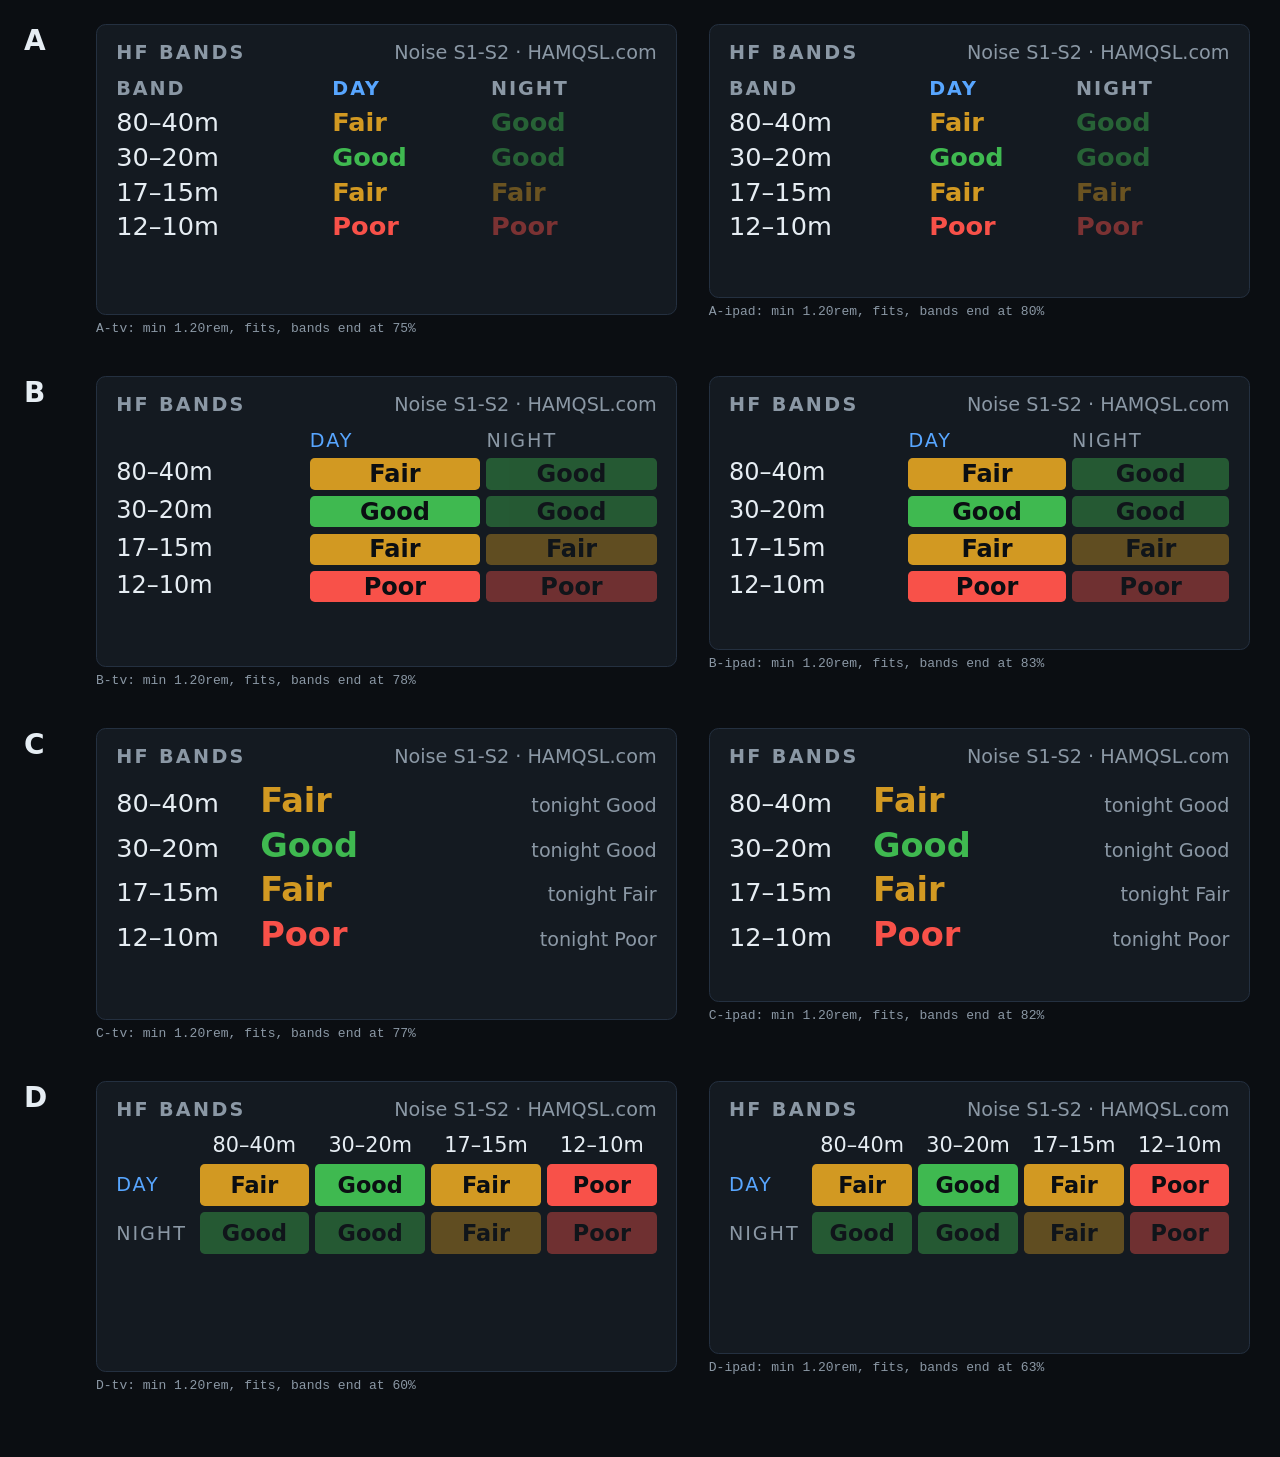
<file: design/bands.html>
<!doctype html>
<html lang="en">
<head>
<meta charset="utf-8">
<title>ShackWall HF band panel samples</title>
<!-- Four ways to draw the HF bands panel, each at the size the real page gives
     it: 36.3 x 18.2 rem on a 16:9 TV and 33.8 x 17.1 rem on an iPad. Served
     beside ../frontend so the samples use the page's own stylesheet. -->
<link rel="stylesheet" href="../frontend/app.css">
<style>
  html { font-size: 16px; }
  body { width: auto; height: auto; overflow: auto; padding: 24px; display: block; }
  .row { display: flex; gap: 32px; margin-bottom: 40px; align-items: flex-start; }
  .label { font-size: 28px; font-weight: 700; width: 40px; }
  .box { position: relative; }
  .box .panel { width: 100%; height: 100%; }
  .measure { font: 13px Consolas, monospace; color: var(--dim); margin-top: 6px; }
  .tv { width: 36.3rem; height: 18.2rem; }
  .ipad { width: 33.8rem; height: 17.1rem; }

  .src { text-transform: none; letter-spacing: 0; font-weight: 400; }
  .foot { margin-top: auto; font-size: 1.3rem; color: var(--dim); }
  .foot b { color: var(--text); font-weight: 600; }

  /* A: a table of words, the column for now bright, the other dimmed */
  .A table { border-collapse: collapse; width: 100%; font-size: 1.6rem; }
  .A th { font-size: 1.2rem; font-weight: 600; color: var(--dim); text-align: left;
          text-transform: uppercase; letter-spacing: 0.1em; padding-bottom: 0.3rem; }
  .A th.now { color: var(--accent); }
  .A td { padding: 0.15rem 0; font-weight: 600; }
  .A td.band { color: var(--text); font-weight: 400; width: 40%; }
  .A td.later { opacity: 0.45; }

  /* B: filled cells, coloured by condition */
  .B .grid { display: grid; grid-template-columns: 1.1fr 1fr 1fr; gap: 0.4rem; font-size: 1.5rem; }
  .B .h { font-size: 1.2rem; color: var(--dim); text-transform: uppercase; letter-spacing: 0.1em; }
  .B .h.now { color: var(--accent); }
  .B .c { border-radius: 0.3rem; text-align: center; font-weight: 700; color: var(--bg); padding: 0.1rem 0; }
  .B .c.later { opacity: 0.4; }
  .B .bg-good { background: var(--good); } .B .bg-fair { background: var(--fair); } .B .bg-poor { background: var(--poor); }

  /* C: only what the bands are doing now, large; the other half of the day small */
  .C ul { list-style: none; display: flex; flex-direction: column; gap: 0.35rem; }
  .C li { display: grid; grid-template-columns: 9rem 1fr auto; align-items: baseline; }
  .C .band { font-size: 1.6rem; }
  .C .cond { font-size: 2.1rem; font-weight: 700; }
  .C .later { font-size: 1.2rem; color: var(--dim); }

  /* D: one column per band pair, day cell above night cell */
  .D .cols { display: grid; grid-template-columns: auto repeat(4, 1fr); gap: 0.4rem; align-items: center; }
  .D .side { font-size: 1.2rem; color: var(--dim); text-transform: uppercase; letter-spacing: 0.1em; padding-right: 0.4rem; }
  .D .side.now { color: var(--accent); }
  .D .c { border-radius: 0.3rem; text-align: center; font-weight: 700; font-size: 1.4rem;
          color: var(--bg); padding: 0.5rem 0; }
  .D .c.later { opacity: 0.4; }
  .D .name { font-size: 1.3rem; text-align: center; }
  .D .bg-good { background: var(--good); } .D .bg-fair { background: var(--fair); } .D .bg-poor { background: var(--poor); }
</style>
</head>
<body>
<div id="out"></div>
<script>
// The feed as fetched 2026-11-02 14:22 UTC. The sun is up at the station.
const data = {
  bands: [
    { name: '80m-40m', day: 'Fair', night: 'Good' },
    { name: '30m-20m', day: 'Good', night: 'Good' },
    { name: '17m-15m', day: 'Fair', night: 'Fair' },
    { name: '12m-10m', day: 'Poor', night: 'Poor' },
  ],
  noise: 'S1-S2',
};
const now = 'day', later = 'night';
const cls = c => c.toLowerCase();
const short = n => n.replace(/m-/, '–');                 // 80m-40m -> 80–40m
// The noise level shares the title line: a line of its own doesn't fit on an iPad.
const head = `<h2>HF bands <span class="src">Noise ${data.noise} · HAMQSL.com</span></h2>`;
const foot = '';

const variants = {
  A: () => `<table><tr><th>Band</th><th class="now">Day</th><th>Night</th></tr>` +
    data.bands.map(b => `<tr><td class="band">${short(b.name)}</td>
      <td class="${cls(b.day)}">${b.day}</td><td class="${cls(b.night)} later">${b.night}</td></tr>`).join('') +
    `</table>`,
  B: () => `<div class="grid"><div></div><div class="h now">Day</div><div class="h">Night</div>` +
    data.bands.map(b => `<div>${short(b.name)}</div>
      <div class="c bg-${cls(b.day)}">${b.day}</div><div class="c bg-${cls(b.night)} later">${b.night}</div>`).join('') +
    `</div>`,
  C: () => `<ul>` + data.bands.map(b => `<li><span class="band">${short(b.name)}</span>
      <span class="cond ${cls(b[now])}">${b[now]}</span><span class="later">tonight ${b[later]}</span></li>`).join('') +
    `</ul>`,
  D: () => `<div class="cols"><div></div>` +
    data.bands.map(b => `<div class="name">${short(b.name)}</div>`).join('') +
    `<div class="side now">Day</div>` + data.bands.map(b => `<div class="c bg-${cls(b.day)}">${b.day}</div>`).join('') +
    `<div class="side">Night</div>` + data.bands.map(b => `<div class="c bg-${cls(b.night)} later">${b.night}</div>`).join('') +
    `</div>`,
};

const out = document.getElementById('out');
for (const [k, body] of Object.entries(variants)) {
  const row = document.createElement('div');
  row.className = 'row';
  row.innerHTML = `<div class="label">${k}</div>` + ['tv', 'ipad'].map(size =>
    `<div><div class="box ${size}" id="${k}-${size}"><section class="panel ${k}">${head}${body()}${foot}</section></div>
     <div class="measure" id="m-${k}-${size}"></div></div>`).join('');
  out.appendChild(row);
}

// Measured, in rem: the smallest text, whether anything is cut off, and how
// much of the panel's content area the content fills.
for (const box of document.querySelectorAll('.box')) {
  const panel = box.querySelector('.panel');
  let min = Infinity, overflow = false;
  const pr = panel.getBoundingClientRect();
  for (const el of panel.querySelectorAll('*')) {
    if ([...el.childNodes].some(n => n.nodeType === 3 && n.textContent.trim()))
      min = Math.min(min, parseFloat(getComputedStyle(el).fontSize));
    const r = el.getBoundingClientRect();
    if (r.bottom > pr.bottom - 1 || r.right > pr.right - 1) overflow = true;
  }
  const last = panel.lastElementChild.getBoundingClientRect();
  const fill = (last.bottom - pr.top) / pr.height;
  document.getElementById('m-' + box.id).textContent =
    `${box.id}: min ${(min / 16).toFixed(2)}rem, ${overflow ? 'CLIPPED' : 'fits'}, bands end at ${(fill * 100).toFixed(0)}%`;
}
</script>
</body>
</html>
</file>
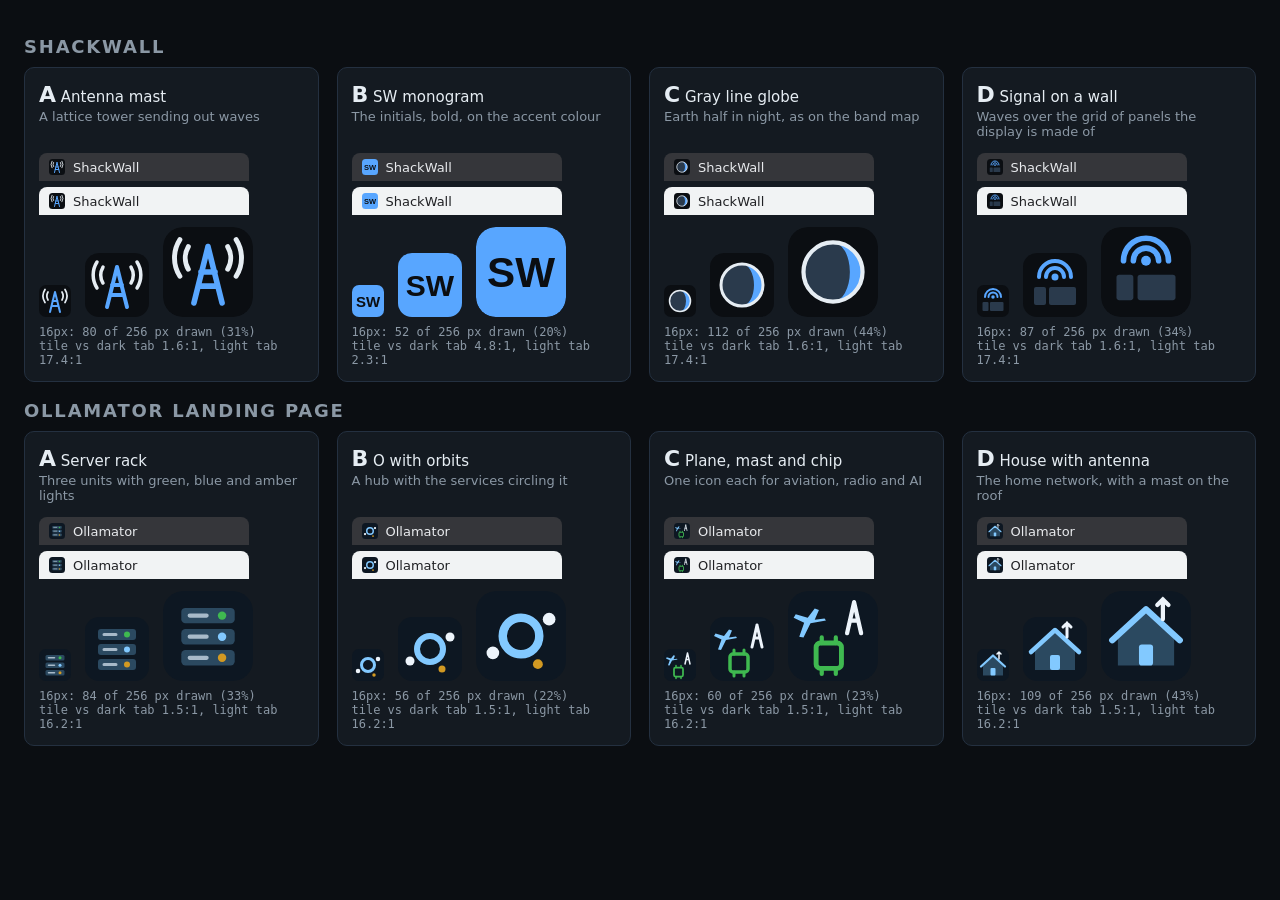
<file: design/favicons.html>
<!doctype html>
<html lang="en">
<head>
<meta charset="utf-8">
<title>Favicon samples</title>
<!-- Four favicon candidates each for ShackWall and for Ollamator's landing
     page, shown at the sizes browsers use (16 and 32 px in a tab, 180 px on
     an iPad home screen) on a dark and a light tab strip. Each is measured:
     how much of the 16 px square is drawn, and the contrast between the
     icon's tile and each tab strip. -->
<style>
  body { background: #0b0e12; color: #e6edf3; font: 15px "Segoe UI", system-ui, sans-serif; padding: 18px 24px; margin: 0; }
  h2 { font-size: 18px; margin: 18px 0 10px; color: #8b98a5; text-transform: uppercase; letter-spacing: .1em; }
  .set { display: grid; grid-template-columns: repeat(4, 1fr); gap: 18px; }
  .card { background: #141a21; border: 1px solid #243040; border-radius: 10px; padding: 14px; }
  .card b { font-size: 22px; }
  .card .what { color: #8b98a5; font-size: 13px; margin: 2px 0 10px; min-height: 34px; }
  .tabs { display: flex; flex-direction: column; gap: 6px; }
  .tab { display: flex; align-items: center; gap: 8px; padding: 6px 10px; border-radius: 8px 8px 0 0; font-size: 13px; width: 190px; }
  .tab.dark { background: #35363a; color: #e8eaed; }
  .tab.light { background: #f1f3f4; color: #202124; }
  .big { display: flex; align-items: flex-end; gap: 14px; margin-top: 12px; }
  .big img.home { width: 90px; height: 90px; border-radius: 20px; }
  .m { font: 12px Consolas, monospace; color: #8b98a5; margin-top: 8px; }
</style>
</head>
<body>
<h2>ShackWall</h2>
<div class="set" id="shackwall"></div>
<h2>Ollamator landing page</h2>
<div class="set" id="ollamator"></div>
<script>
const tile = (bg, inner) => `<svg xmlns="http://www.w3.org/2000/svg" viewBox="0 0 64 64"><rect width="64" height="64" rx="14" fill="${bg}"/>${inner}</svg>`;
const SW = '#0b0e12', SWA = '#58a6ff', OL = '#0d1722', OLA = '#82c9ff';
const ICONS = {
  shackwall: {
    A: ['Antenna mast', 'A lattice tower sending out waves', tile(SW,
      `<path d="M32 14 22 54M32 14l10 40M25 42h14M27 32h10" stroke="${SWA}" stroke-width="4" stroke-linecap="round" fill="none"/>
       <path d="M18 14a16 16 0 0 0 0 16M46 14a16 16 0 0 1 0 16M12 9a24 24 0 0 0 0 26M52 9a24 24 0 0 1 0 26" stroke="#e6edf3" stroke-width="3.5" stroke-linecap="round" fill="none"/>`)],
    B: ['SW monogram', 'The initials, bold, on the accent colour', tile(SWA,
      `<text x="32" y="43" text-anchor="middle" font-family="Segoe UI, Arial, sans-serif" font-weight="800" font-size="30" fill="${SW}">SW</text>`)],
    C: ['Gray line globe', 'Earth half in night, as on the band map', tile(SW,
      `<circle cx="32" cy="32" r="21" fill="#2a3a4c"/><path d="M32 11a21 21 0 0 1 0 42a12 21 0 0 0 0-42z" fill="${SWA}"/>
       <circle cx="32" cy="32" r="21" fill="none" stroke="#e6edf3" stroke-width="3"/>`)],
    D: ['Signal on a wall', 'Waves over the grid of panels the display is made of', tile(SW,
      `<rect x="11" y="34" width="12" height="18" rx="2" fill="#2a3a4c"/><rect x="26" y="34" width="27" height="18" rx="2" fill="#2a3a4c"/>
       <circle cx="32" cy="24" r="3.5" fill="${SWA}"/><path d="M23 24a9 9 0 0 1 18 0M16 24a16 16 0 0 1 32 0" stroke="${SWA}" stroke-width="4" stroke-linecap="round" fill="none"/>`)],
  },
  ollamator: {
    A: ['Server rack', 'Three units with green, blue and amber lights', tile(OL,
      `<rect x="13" y="12" width="38" height="11" rx="3" fill="#2b4960"/><rect x="13" y="27" width="38" height="11" rx="3" fill="#2b4960"/><rect x="13" y="42" width="38" height="11" rx="3" fill="#2b4960"/>
       <circle cx="42" cy="17.5" r="3" fill="#3fb950"/><circle cx="42" cy="32.5" r="3" fill="${OLA}"/><circle cx="42" cy="47.5" r="3" fill="#d29922"/>
       <path d="M19 17.5h12M19 32.5h12M19 47.5h12" stroke="#a8bac9" stroke-width="3" stroke-linecap="round"/>`)],
    B: ['O with orbits', 'A hub with the services circling it', tile(OL,
      `<circle cx="32" cy="32" r="13" fill="none" stroke="${OLA}" stroke-width="6"/>
       <circle cx="52" cy="20" r="4.5" fill="#edf4fb"/><circle cx="12" cy="44" r="4.5" fill="#edf4fb"/><circle cx="44" cy="52" r="3.5" fill="#d29922"/>`)],
    C: ['Plane, mast and chip', 'One icon each for aviation, radio and AI', tile(OL,
      `<path d="M27 21 16 23 11 33l-3-.5 3.5-10L4 19l1.5-2.5L14 19l5-6.5 3 1-3 7 7-1z" fill="${OLA}"/>
       <path d="M47 8l-5 22M47 8l5 22M44 21h6" stroke="#edf4fb" stroke-width="3" stroke-linecap="round" fill="none"/>
       <rect x="20" y="37" width="18" height="18" rx="3" fill="none" stroke="#3fb950" stroke-width="3.5"/><path d="M24 37v-4M34 37v-4M24 59v-4M34 59v-4" stroke="#3fb950" stroke-width="3" stroke-linecap="round"/>`)],
    D: ['House with antenna', 'The home network, with a mast on the roof', tile(OL,
      `<path d="M12 33 32 15l20 18v20H12z" fill="#2b4960"/><path d="M8 35 32 13l24 22" stroke="${OLA}" stroke-width="4.5" stroke-linecap="round" stroke-linejoin="round" fill="none"/>
       <path d="M44 6v14M40 10l4-4 4 4" stroke="#edf4fb" stroke-width="3" stroke-linecap="round" fill="none"/><rect x="27" y="38" width="10" height="15" rx="2" fill="${OLA}"/>`)],
  },
};

// Luminance contrast between two colours, as WCAG defines it.
function lum(hex) {
  const c = [1, 3, 5].map(i => parseInt(hex.slice(i, i + 2), 16) / 255).map(v => v <= 0.03928 ? v / 12.92 : ((v + 0.055) / 1.055) ** 2.4);
  return 0.2126 * c[0] + 0.7152 * c[1] + 0.0722 * c[2];
}
const contrast = (a, b) => { const [x, y] = [lum(a), lum(b)].sort((p, q) => q - p); return (x + 0.05) / (y + 0.05); };

async function measure(svg, bg) {
  // Draw at 16 px and count pixels that differ clearly from the tile colour:
  // how much of the icon survives at tab size.
  const img = new Image(); img.src = 'data:image/svg+xml,' + encodeURIComponent(svg);
  await img.decode();
  const c = Object.assign(document.createElement('canvas'), { width: 16, height: 16 }), g = c.getContext('2d');
  g.drawImage(img, 0, 0, 16, 16);
  const d = g.getImageData(0, 0, 16, 16).data, t = [1, 3, 5].map(i => parseInt(bg.slice(i, i + 2), 16));
  let ink = 0;
  for (let i = 0; i < d.length; i += 4) if (d[i + 3] > 128 && Math.abs(d[i] - t[0]) + Math.abs(d[i + 1] - t[1]) + Math.abs(d[i + 2] - t[2]) > 60) ink++;
  return ink;
}

(async () => {
  for (const [set, icons] of Object.entries(ICONS)) {
    const host = document.getElementById(set);
    for (const [k, [name, what, svg]] of Object.entries(icons)) {
      const url = 'data:image/svg+xml,' + encodeURIComponent(svg);
      const bg = svg.match(/fill="(#[0-9a-f]{6})"/i)[1];
      const ink = await measure(svg, bg);
      host.insertAdjacentHTML('beforeend', `<div class="card"><b>${k}</b> ${name}<div class="what">${what}</div>
        <div class="tabs">${['dark', 'light'].map(m => `<div class="tab ${m}"><img src="${url}" width="16" height="16"> ${set === 'shackwall' ? 'ShackWall' : 'Ollamator'}</div>`).join('')}</div>
        <div class="big"><img src="${url}" width="32" height="32"><img src="${url}" width="64" height="64"><img class="home" src="${url}"></div>
        <div class="m">16px: ${ink} of 256 px drawn (${Math.round(ink / 2.56)}%)<br>tile vs dark tab ${contrast(bg, '#35363a').toFixed(1)}:1, light tab ${contrast(bg, '#f1f3f4').toFixed(1)}:1</div></div>`);
    }
  }
  document.body.dataset.ready = '1';
})();
</script>
</body>
</html>
</file>
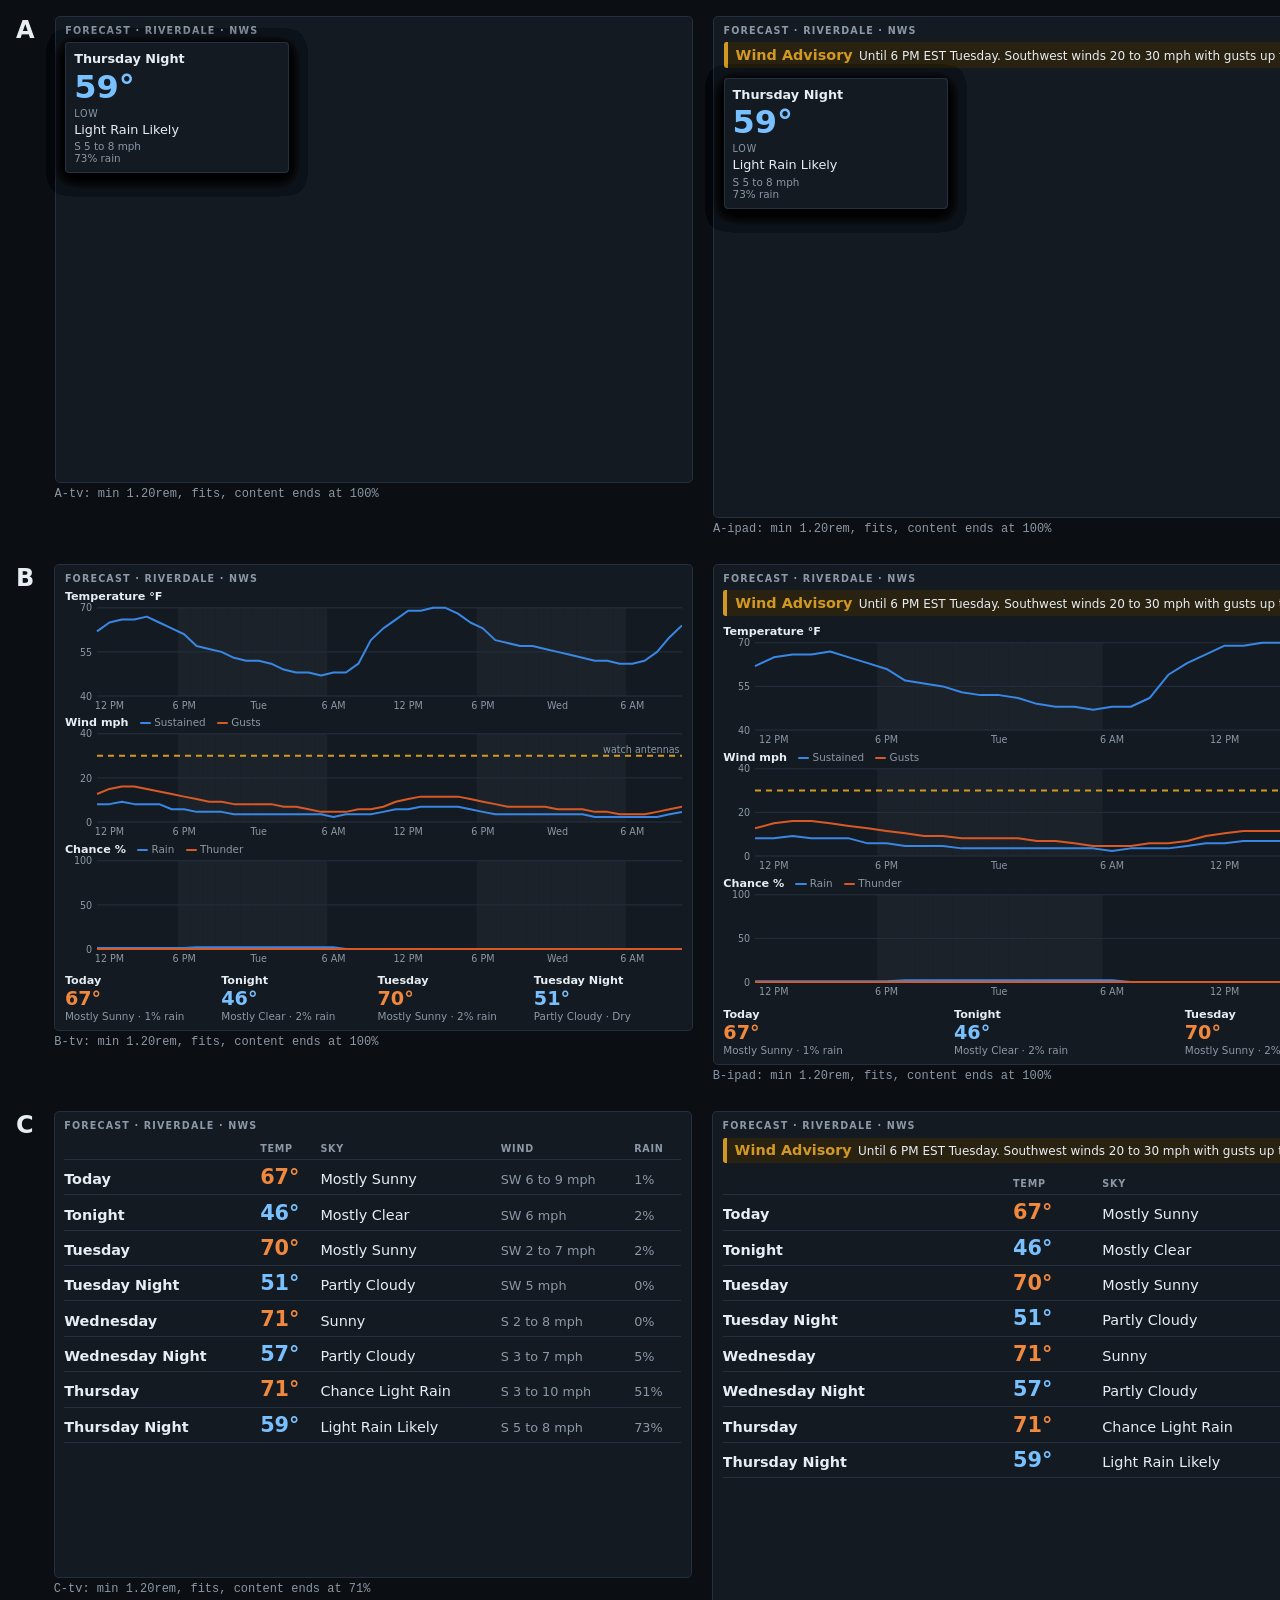
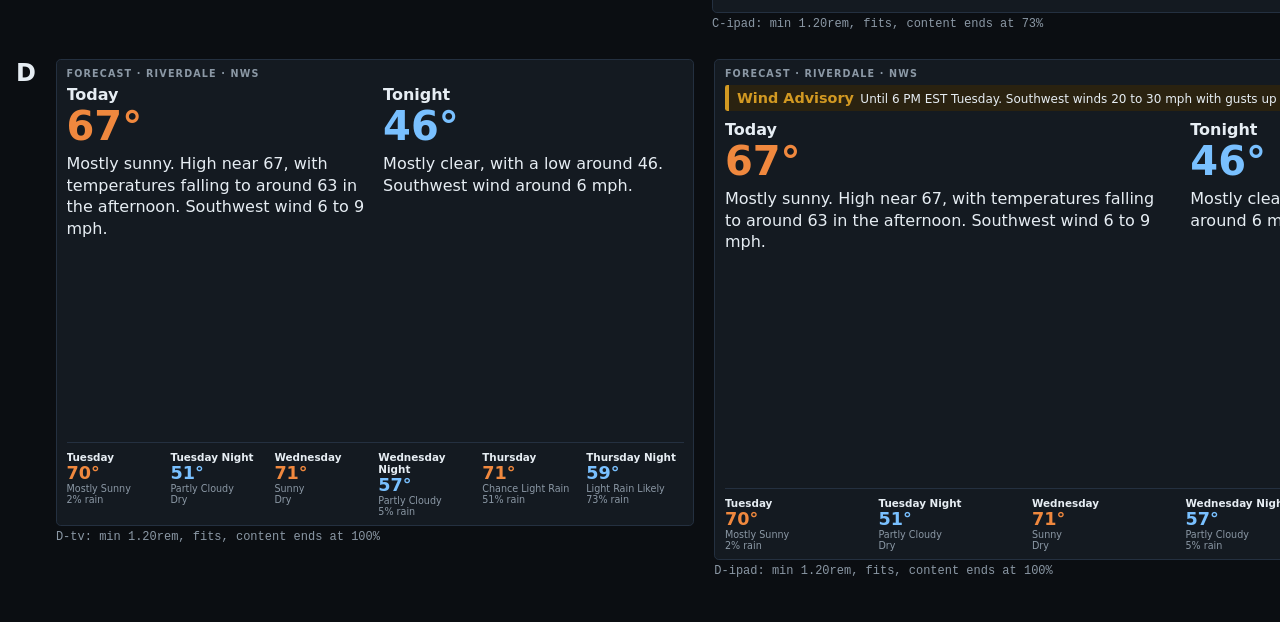
<file: design/forecast.html>
<!doctype html>
<html lang="en">
<head>
<meta charset="utf-8">
<title>ShackWall forecast page samples</title>
<!-- Four ways to draw the forecast page in the big feature panel, each at the
     size the real page gives it: 79.8 x 58.4 rem on a 16:9 TV and 117 x 62.7
     rem on an iPad in landscape. Drawn at half scale (1rem = 8px) to fit the
     screen. The iPad box carries a made-up wind advisory to show alerts. -->
<link rel="stylesheet" href="../frontend/app.css">
<script src="forecast-data.js"></script>
<style>
  html { font-size: 8px; }
  body { width: auto; height: auto; overflow: auto; padding: 16px; display: block; }
  .row { display: flex; gap: 20px; margin-bottom: 28px; align-items: flex-start; }
  .label { font-size: 24px; font-weight: 700; width: 28px; }
  .box .panel { width: 100%; height: 100%; }
  .measure { font: 12px Consolas, monospace; color: var(--dim); margin-top: 4px; }
  .tv { width: 79.8rem; height: 58.4rem; }
  .ipad { width: 117rem; height: 62.7rem; }
  .feature-body { display: flex; flex-direction: column; gap: 1.2rem; }

  .alert { border-left: 0.5rem solid var(--fair); background: #2a2210; padding: 0.6rem 1rem; border-radius: 0.3rem; }
  .alert b { font-size: 1.8rem; color: var(--fair); margin-right: 0.8rem; }
  .alert span { font-size: 1.5rem; }

  .hi { color: #f0883e; } .lo { color: #79c0ff; }
  .k { font-size: 1.2rem; color: var(--dim); text-transform: uppercase; letter-spacing: 0.08em; }

  /* A: a card per period */
  .cards { flex: 1; display: grid; grid-template-columns: repeat(4, 1fr); grid-template-rows: 1fr 1fr; gap: 1rem; min-height: 0; }
  .card { border: 1px solid var(--line); border-radius: 0.5rem; padding: 1rem; display: flex; flex-direction: column; gap: 0.4rem; }
  .card .name { font-size: 1.6rem; font-weight: 600; }
  .card .t { font-size: 4rem; font-weight: 700; line-height: 1.1; }
  .card .short { font-size: 1.6rem; }
  .card .sub { font-size: 1.3rem; color: var(--dim); margin-top: auto; }

  /* B: 48-hour charts, then the next four periods */
  .charts { flex: 1; display: grid; grid-template-rows: 1fr 1fr 1fr; gap: 0.6rem; min-height: 0; }
  .chart { display: flex; flex-direction: column; min-height: 0; }
  .chart .head { display: flex; gap: 1.4rem; align-items: baseline; font-size: 1.3rem; color: var(--dim); }
  .chart .head b { color: var(--text); font-size: 1.4rem; font-weight: 600; }
  .chart .head i { display: inline-block; width: 1.4rem; height: 0.25rem; vertical-align: middle; margin-right: 0.4rem; border-radius: 0.2rem; }
  .chart svg { flex: 1; min-height: 0; width: 100%; display: block; }
  .strip { display: grid; grid-template-columns: repeat(4, 1fr); gap: 1rem; }
  .strip > div { display: flex; flex-direction: column; min-width: 0; }
  .strip .name { font-size: 1.4rem; font-weight: 600; }
  .strip .t { font-size: 2.4rem; font-weight: 700; }
  .strip .short { font-size: 1.3rem; color: var(--dim); white-space: nowrap; overflow: hidden; text-overflow: ellipsis; }

  /* C: a table, one row per period */
  .tbl { width: 100%; border-collapse: collapse; }
  .tbl td, .tbl th { padding: 0.65rem 0.8rem 0.65rem 0; border-bottom: 1px solid var(--line); text-align: left; vertical-align: baseline; }
  .tbl th { font-size: 1.2rem; color: var(--dim); text-transform: uppercase; letter-spacing: 0.08em; font-weight: 600; }
  .tbl .name { font-size: 1.8rem; font-weight: 600; white-space: nowrap; }
  .tbl .t { font-size: 2.6rem; font-weight: 700; }
  .tbl .short { font-size: 1.8rem; }
  .tbl .sub { font-size: 1.6rem; color: var(--dim); white-space: nowrap; }

  /* D: today and tonight in words, the rest small */
  .words { display: grid; grid-template-columns: 1fr 1fr; gap: 2rem; }
  .words .name { font-size: 2rem; font-weight: 600; }
  .words .t { font-size: 5rem; font-weight: 700; line-height: 1.1; }
  .words p { font-size: 2rem; line-height: 1.35; margin-top: 0.6rem; }
  .rest { margin-top: auto; display: grid; grid-template-columns: repeat(6, 1fr); gap: 0.8rem; border-top: 1px solid var(--line); padding-top: 1rem; }
  .rest .name { font-size: 1.3rem; font-weight: 600; }
  .rest .t { font-size: 2.2rem; font-weight: 700; }
  .rest .short { font-size: 1.2rem; color: var(--dim); }
</style>
</head>
<body>
<div id="out"></div>
<script>
const TZ = SNAPSHOT.timezone;
const fc = SNAPSHOT.forecast, hourly = SNAPSHOT.hourly;
// ?stress swaps in the longest wording NWS writes on a stormy day, to see
// what gives way first.
if (location.search.includes('stress')) for (const p of fc) {
  p.short = 'Chance Showers And Thunderstorms then Showers And Thunderstorms Likely';
  p.detail = 'Showers and thunderstorms likely, mainly after 2pm. Some of the storms could be severe, with damaging winds and large hail. Cloudy, with a high near 78. Southwest wind 15 to 20 mph, with gusts as high as 40 mph. Chance of precipitation is 70%. New rainfall amounts between a half and three quarters of an inch possible, except higher amounts possible in thunderstorms.';
  p.wind = 'SW 15 to 20 mph';
}
const ALERT = { event: 'Wind Advisory', headline: 'Wind Advisory until 6 PM EST Tuesday. Southwest winds 20 to 30 mph with gusts up to 50 mph.' };
// Chart series take the reference palette's first two categorical slots, dark steps.
const S1 = '#3987e5', S2 = '#d95926';
const WIND_WATCH = 30;

const temp = p => `<span class="${p.daytime ? 'hi' : 'lo'}">${p.temp_f}°</span>`;
const hiLo = p => p.daytime ? 'High' : 'Low';
const rain = p => p.precip_pct ? `${p.precip_pct}% rain` : 'Dry';
const alertBar = a => a ? `<div class="alert"><b>${a.event}</b><span>${a.headline.replace(a.event, '').replace(/^ until/, 'Until')}</span></div>` : '';
const hour = iso => new Date(iso).toLocaleString('en-US', { hour: 'numeric', timeZone: TZ });
const weekday = iso => new Date(iso).toLocaleString('en-US', { weekday: 'short', timeZone: TZ });

// A small line chart, drawn after layout at the pixel size it was given, so
// its text stays the same rem size as the rest of the page.
function drawChart(svg, { series, max, ref }) {
  const rem = parseFloat(getComputedStyle(document.documentElement).fontSize);
  const W = svg.clientWidth, H = svg.clientHeight;
  const left = 4 * rem, bottom = 2 * rem, top = 0.6 * rem;
  const x = i => left + (W - left) * i / (hourly.length - 1);
  const lo = series.some(s => s.min != null) ? Math.min(...series.map(s => s.min)) : 0;
  const y = v => top + (H - top - bottom) * (1 - (v - lo) / (max - lo));
  let g = '';
  // Night: 6 PM to 6 AM, as NWS splits its periods.
  hourly.forEach((h, i) => {
    const hr = +new Date(h.time).toLocaleString('en-US', { hour: 'numeric', hour12: false, timeZone: TZ });
    if (hr >= 18 || hr < 6) g += `<rect x="${x(i) - (W - left) / (hourly.length - 1) / 2}" y="${top}" width="${(W - left) / (hourly.length - 1)}" height="${H - top - bottom}" fill="#ffffff" opacity="0.035"/>`;
  });
  for (const v of [lo, (lo + max) / 2, max]) {
    g += `<line x1="${left}" x2="${W}" y1="${y(v)}" y2="${y(v)}" stroke="var(--line)" stroke-width="1"/>`;
    g += `<text x="${left - 0.6 * rem}" y="${y(v) + 0.45 * rem}" text-anchor="end" fill="var(--dim)" font-size="${1.2 * rem}">${Math.round(v)}</text>`;
  }
  if (ref) g += `<line x1="${left}" x2="${W}" y1="${y(ref.v)}" y2="${y(ref.v)}" stroke="var(--fair)" stroke-width="2" stroke-dasharray="6 5"/>` +
    `<text x="${W - 0.3 * rem}" y="${y(ref.v) - 0.4 * rem}" text-anchor="end" fill="var(--dim)" font-size="${1.2 * rem}">${ref.label}</text>`;
  hourly.forEach((h, i) => {
    const hr = +new Date(h.time).toLocaleString('en-US', { hour: 'numeric', hour12: false, timeZone: TZ });
    if (hr % 6 === 0) g += `<text x="${x(i)}" y="${H - 0.4 * rem}" text-anchor="middle" fill="var(--dim)" font-size="${1.2 * rem}">${hr === 0 ? weekday(h.time) : hour(h.time)}</text>`;
  });
  for (const s of series) {
    const pts = hourly.map((h, i) => h[s.key] == null ? null : `${x(i)},${y(h[s.key])}`).filter(Boolean).join(' ');
    g += `<polyline points="${pts}" fill="none" stroke="${s.colour}" stroke-width="2" stroke-linejoin="round"/>`;
  }
  svg.innerHTML = g;
}

const chartHead = (title, items) => `<div class="head"><b>${title}</b>` +
  items.map(([c, l]) => `<span><i style="background:${c}"></i>${l}</span>`).join('') + '</div>';

const variants = {
  A: a => alertBar(a) + `<div class="cards">` + fc.map(p => `<div class="card">
      <div class="name">${p.name}</div><div class="t">${temp(p)}</div><div class="k">${hiLo(p)}</div>
      <div class="short">${p.short}</div><div class="sub">${p.wind}<br>${rain(p)}</div></div>`).join('') + `</div>`,
  B: a => alertBar(a) + `<div class="charts">
      <div class="chart">${chartHead('Temperature °F', [])}<svg data-chart="temp"></svg></div>
      <div class="chart">${chartHead('Wind mph', [[S1, 'Sustained'], [S2, 'Gusts']])}<svg data-chart="wind"></svg></div>
      <div class="chart">${chartHead('Chance %', [[S1, 'Rain'], [S2, 'Thunder']])}<svg data-chart="chance"></svg></div>
    </div><div class="strip">` + fc.slice(0, 4).map(p => `<div><div class="name">${p.name}</div>
      <div class="t">${temp(p)}</div><div class="short">${p.short} · ${rain(p)}</div></div>`).join('') + `</div>`,
  C: a => alertBar(a) + `<table class="tbl"><tr><th></th><th>Temp</th><th>Sky</th><th>Wind</th><th>Rain</th></tr>` +
    fc.map(p => `<tr><td class="name">${p.name}</td><td class="t">${temp(p)}</td><td class="short">${p.short}</td>
      <td class="sub">${p.wind}</td><td class="sub">${p.precip_pct ?? 0}%</td></tr>`).join('') + `</table>`,
  D: a => alertBar(a) + `<div class="words">` + fc.slice(0, 2).map(p => `<div>
      <div class="name">${p.name}</div><div class="t">${temp(p)}</div><p>${p.detail}</p></div>`).join('') +
    `</div><div class="rest">` + fc.slice(2).map(p => `<div><div class="name">${p.name}</div>
      <div class="t">${temp(p)}</div><div class="short">${p.short}<br>${rain(p)}</div></div>`).join('') + `</div>`,
};

const out = document.getElementById('out');
for (const [k, body] of Object.entries(variants)) {
  const row = document.createElement('div');
  row.className = 'row';
  row.innerHTML = `<div class="label">${k}</div>` + [['tv', null], ['ipad', ALERT]].map(([size, alert]) =>
    `<div><div class="box ${size}" id="${k}-${size}"><section class="panel feature">
       <h2>Forecast · Riverdale · NWS</h2><div class="feature-body">${body(alert)}</div></section></div>
     <div class="measure" id="m-${k}-${size}"></div></div>`).join('');
  out.appendChild(row);
}
const temps = hourly.map(h => h.temp_f);
for (const svg of document.querySelectorAll('svg[data-chart]')) {
  const kind = svg.dataset.chart;
  if (kind === 'temp') drawChart(svg, { series: [{ key: 'temp_f', colour: S1, min: Math.floor(Math.min(...temps) / 10) * 10 }],
    max: Math.ceil(Math.max(...temps) / 10) * 10 });
  if (kind === 'wind') drawChart(svg, { series: [{ key: 'wind_mph', colour: S1 }, { key: 'gust_mph', colour: S2 }],
    max: Math.max(40, ...hourly.map(h => h.gust_mph || 0)), ref: { v: WIND_WATCH, label: 'watch antennas' } });
  if (kind === 'chance') drawChart(svg, { series: [{ key: 'precip_pct', colour: S1 }, { key: 'thunder_pct', colour: S2 }], max: 100 });
}

// C shows as many periods as fit; on a wordy day that's fewer than eight.
for (const tbl of document.querySelectorAll('.tbl')) {
  const body = tbl.closest('.feature-body');
  while (tbl.rows.length > 2 && tbl.getBoundingClientRect().bottom > body.getBoundingClientRect().bottom)
    tbl.deleteRow(-1);
}

// Measured, in rem: smallest text, anything cut off, where the content ends.
const remPx = parseFloat(getComputedStyle(document.documentElement).fontSize);
for (const box of document.querySelectorAll('.box')) {
  const panel = box.querySelector('.panel'), body = panel.querySelector('.feature-body');
  const br = body.getBoundingClientRect();
  let min = Infinity, overflow = false, bottom = 0;
  for (const el of body.querySelectorAll('*')) {
    if ([...el.childNodes].some(n => n.nodeType === 3 && n.textContent.trim()))
      min = Math.min(min, parseFloat(el.getAttribute('font-size') || getComputedStyle(el).fontSize));
    const r = el.getBoundingClientRect();
    if (r.height && (r.bottom > br.bottom + 1 || r.right > br.right + 1)) overflow = true;
    if (r.height) bottom = Math.max(bottom, r.bottom);
  }
  const cut = [...body.querySelectorAll('.short')].filter(e => e.scrollWidth > e.clientWidth + 1).length;
  document.getElementById('m-' + box.id).textContent =
    `${box.id}: min ${(min / remPx).toFixed(2)}rem, ${overflow ? 'CLIPPED' : 'fits'}${cut ? `, ${cut} shortened` : ''}, content ends at ${(100 * (bottom - br.top) / br.height).toFixed(0)}%`;
}
</script>
</body>
</html>
</file>
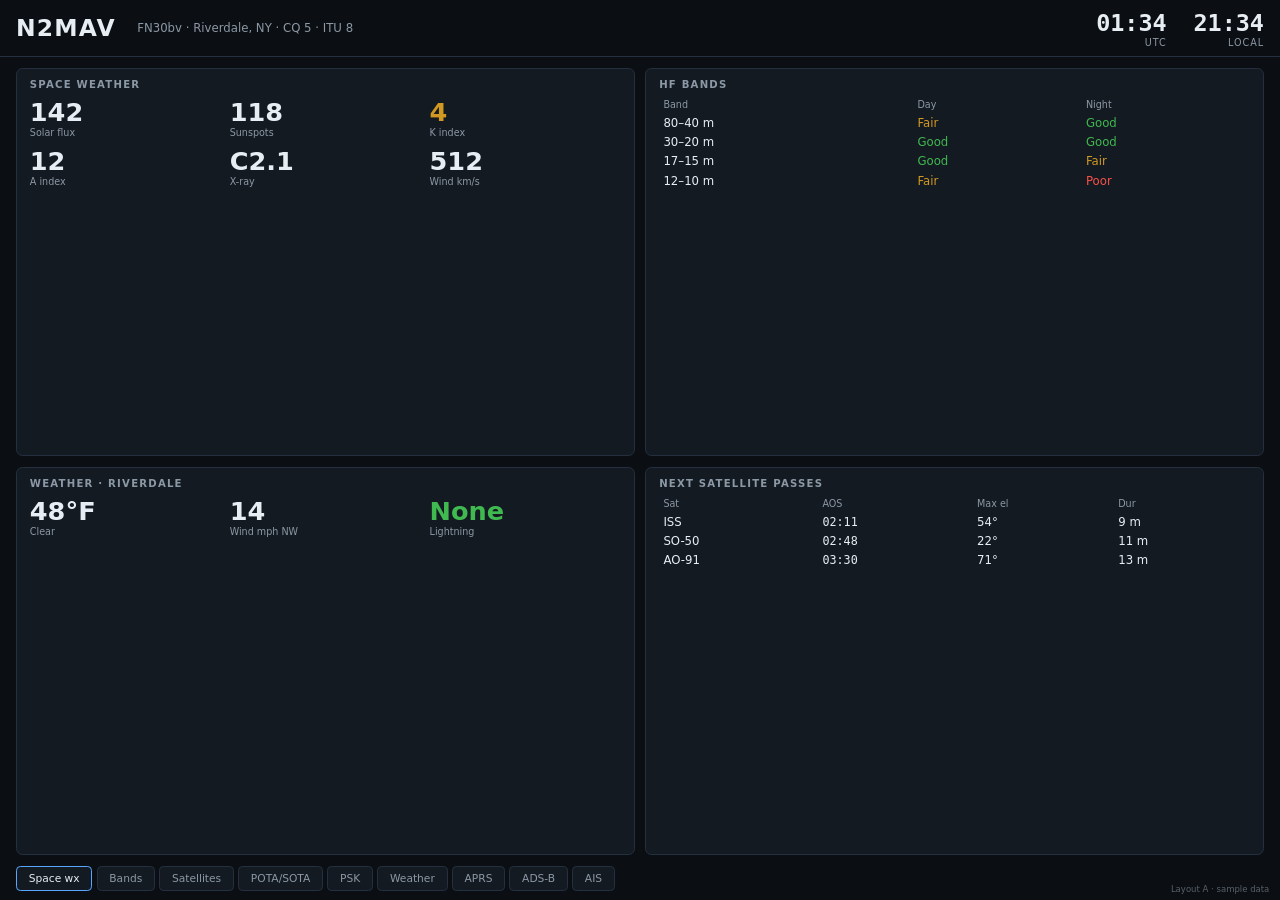
<file: design/layouts.html>
<!doctype html>
<html lang="en">
<head>
<meta charset="utf-8">
<meta name="viewport" content="width=device-width, initial-scale=1">
<title>ShackWall layout samples</title>
<!--
  Four candidate layouts for the main screen, with fixed sample data.
  Open as layouts.html?layout=A (B, C, D). Everything is sized in rem, and
  the root size is set from the viewport, so a 720p TV, a 4K TV and an iPad
  all show the same layout at their own resolution.
-->
<style>
  :root {
    --bg: #0b0e12; --panel: #141a21; --line: #243040;
    --text: #e6edf3; --dim: #8b98a5;
    --good: #3fb950; --fair: #d29922; --poor: #f85149; --accent: #58a6ff;
  }
  /* 16px on a 1920x1080 screen; scales with whichever side runs out first. */
  html { font-size: min(calc(100vw / 120), calc(100vh / 67.5)); }
  * { box-sizing: border-box; margin: 0; padding: 0; }
  body {
    background: var(--bg); color: var(--text);
    font-family: "Segoe UI", system-ui, -apple-system, Roboto, sans-serif;
    width: 100vw; height: 100vh; overflow: hidden;
    display: flex; flex-direction: column;
  }
  .mono { font-family: Consolas, "SF Mono", Menlo, monospace; }

  header {
    display: flex; align-items: center; gap: 2rem;
    padding: 0.8rem 1.5rem; border-bottom: 1px solid var(--line);
  }
  header .call { font-size: 2.2rem; font-weight: 700; letter-spacing: 0.05em; }
  header .meta { color: var(--dim); font-size: 1.1rem; }
  header .clocks { margin-left: auto; display: flex; gap: 2.5rem; }
  .clock { text-align: right; }
  .clock .t { font-size: 2.2rem; font-weight: 600; }
  .clock .l { font-size: 0.9rem; color: var(--dim); text-transform: uppercase; letter-spacing: 0.1em; }

  main { flex: 1; min-height: 0; padding: 1rem 1.5rem; }
  .panel {
    background: var(--panel); border: 1px solid var(--line); border-radius: 0.6rem;
    padding: 1rem 1.2rem; min-height: 0; overflow: hidden;
    display: flex; flex-direction: column; gap: 0.6rem;
  }
  .panel h2 {
    font-size: 0.95rem; font-weight: 600; color: var(--dim);
    text-transform: uppercase; letter-spacing: 0.12em;
  }

  .stats { display: grid; grid-template-columns: repeat(3, 1fr); gap: 0.8rem; }
  .stat .v { font-size: 2.4rem; font-weight: 700; }
  .stat .k { font-size: 0.9rem; color: var(--dim); }

  table { border-collapse: collapse; width: 100%; font-size: 1.1rem; }
  td, th { padding: 0.25rem 0.4rem; text-align: left; }
  th { color: var(--dim); font-weight: 500; font-size: 0.9rem; }
  .g { color: var(--good); } .f { color: var(--fair); } .p { color: var(--poor); }

  .map {
    flex: 1; min-height: 6rem; border-radius: 0.4rem;
    background: linear-gradient(90deg, #1d3557 0 38%, #0a1220 52% 78%, #1d3557 92%);
    display: flex; align-items: center; justify-content: center;
    color: var(--dim); font-size: 1rem;
  }
  .spots td:first-child { font-weight: 600; }

  nav { display: flex; gap: 0.4rem; padding: 0 1.5rem 0.8rem; }
  nav span {
    padding: 0.5rem 1.1rem; border-radius: 0.4rem; font-size: 1rem;
    background: var(--panel); border: 1px solid var(--line); color: var(--dim);
  }
  nav span.on { color: var(--text); border-color: var(--accent); }
  .dots { display: flex; gap: 0.5rem; justify-content: center; padding-bottom: 0.8rem; }
  .dots i { width: 0.6rem; height: 0.6rem; border-radius: 50%; background: var(--line); }
  .dots i.on { background: var(--accent); }

  .sample {
    position: fixed; right: 1rem; bottom: 0.6rem; font-size: 0.8rem;
    color: var(--dim); opacity: 0.6;
  }
</style>
</head>
<body>
<header>
  <div class="call">N2MAV</div>
  <div class="meta">FN30bv · Riverdale, NY · CQ 5 · ITU 8</div>
  <div class="clocks">
    <div class="clock"><div class="t mono">01:34</div><div class="l">UTC</div></div>
    <div class="clock"><div class="t mono">21:34</div><div class="l">Local</div></div>
  </div>
</header>
<main id="main"></main>
<div id="foot"></div>
<div class="sample">Layout <span id="which"></span> · sample data</div>

<template id="t-solar">
  <section class="panel">
    <h2>Space weather</h2>
    <div class="stats">
      <div class="stat"><div class="v">142</div><div class="k">Solar flux</div></div>
      <div class="stat"><div class="v">118</div><div class="k">Sunspots</div></div>
      <div class="stat"><div class="v f">4</div><div class="k">K index</div></div>
      <div class="stat"><div class="v">12</div><div class="k">A index</div></div>
      <div class="stat"><div class="v">C2.1</div><div class="k">X-ray</div></div>
      <div class="stat"><div class="v">512</div><div class="k">Wind km/s</div></div>
    </div>
  </section>
</template>
<template id="t-bands">
  <section class="panel">
    <h2>HF bands</h2>
    <table>
      <tr><th>Band</th><th>Day</th><th>Night</th></tr>
      <tr><td>80–40 m</td><td class="f">Fair</td><td class="g">Good</td></tr>
      <tr><td>30–20 m</td><td class="g">Good</td><td class="g">Good</td></tr>
      <tr><td>17–15 m</td><td class="g">Good</td><td class="f">Fair</td></tr>
      <tr><td>12–10 m</td><td class="f">Fair</td><td class="p">Poor</td></tr>
    </table>
  </section>
</template>
<template id="t-map">
  <section class="panel">
    <h2>Gray line · PSKReporter</h2>
    <div class="map">gray-line map</div>
  </section>
</template>
<template id="t-pota">
  <section class="panel">
    <h2>POTA / SOTA spots</h2>
    <table class="spots">
      <tr><th>Call</th><th>Ref</th><th>kHz</th><th>Mode</th></tr>
      <tr><td>K2ABC</td><td>US-0712</td><td class="mono">14062</td><td>CW</td></tr>
      <tr><td>W1XYZ/P</td><td>W1/HA-001</td><td class="mono">7032</td><td>CW</td></tr>
      <tr><td>N3QRP</td><td>US-1608</td><td class="mono">14285</td><td>SSB</td></tr>
      <tr><td>VE3PRK</td><td>CA-0234</td><td class="mono">18100</td><td>FT8</td></tr>
    </table>
  </section>
</template>
<template id="t-sats">
  <section class="panel">
    <h2>Next satellite passes</h2>
    <table>
      <tr><th>Sat</th><th>AOS</th><th>Max el</th><th>Dur</th></tr>
      <tr><td>ISS</td><td class="mono">02:11</td><td>54°</td><td>9 m</td></tr>
      <tr><td>SO-50</td><td class="mono">02:48</td><td>22°</td><td>11 m</td></tr>
      <tr><td>AO-91</td><td class="mono">03:30</td><td>71°</td><td>13 m</td></tr>
    </table>
  </section>
</template>
<template id="t-wx">
  <section class="panel">
    <h2>Weather · Riverdale</h2>
    <div class="stats">
      <div class="stat"><div class="v">48°F</div><div class="k">Clear</div></div>
      <div class="stat"><div class="v">14</div><div class="k">Wind mph NW</div></div>
      <div class="stat"><div class="v g">None</div><div class="k">Lightning</div></div>
    </div>
  </section>
</template>

<script>
  const layout = (new URLSearchParams(location.search).get('layout') || 'A').toUpperCase();
  document.getElementById('which').textContent = layout;
  const main = document.getElementById('main');
  const foot = document.getElementById('foot');
  const put = (id, el) => el.appendChild(document.getElementById('t-' + id).content.cloneNode(true));

  function grid(el, cols, rows, areas) {
    el.style.display = 'grid';
    el.style.gap = '1rem';
    el.style.gridTemplateColumns = cols;
    el.style.gridTemplateRows = rows;
    if (areas) el.style.gridTemplateAreas = areas;
  }

  if (layout === 'A') {
    // Tabs, as on LB0FI's panel: touch to switch, auto-advance on a TV.
    grid(main, '1fr 1fr', '1fr 1fr');
    ['solar', 'bands', 'wx', 'sats'].forEach(id => put(id, main));
    foot.innerHTML = '<nav>' + ['Space wx', 'Bands', 'Satellites', 'POTA/SOTA', 'PSK', 'Weather', 'APRS', 'ADS-B', 'AIS']
      .map((n, i) => `<span class="${i ? '' : 'on'}">${n}</span>`).join('') + '</nav>';
  } else if (layout === 'B') {
    // One subject fills the screen and pages rotate, like a departures board.
    grid(main, '2fr 1fr', '1fr');
    put('map', main);
    const side = document.createElement('div');
    grid(side, '1fr', '1fr 1fr');
    put('solar', side); put('bands', side);
    main.appendChild(side);
    foot.innerHTML = '<div class="dots">' + Array.from({length: 9}, (_, i) => `<i class="${i ? '' : 'on'}"></i>`).join('') + '</div>';
  } else if (layout === 'C') {
    // Everything at once, nothing rotates.
    grid(main, '1fr 1.4fr 1fr', '1fr 1fr',
      '"solar map pota" "bands map sats"');
    [['solar', 'solar'], ['map', 'map'], ['pota', 'pota'], ['bands', 'bands'], ['sats', 'sats']].forEach(([id, area]) => {
      put(id, main); main.lastElementChild.style.gridArea = area;
    });
  } else {
    // A fixed column of the essentials, and one large rotating panel.
    grid(main, '1fr 2.2fr', '1fr');
    const side = document.createElement('div');
    grid(side, '1fr', '1fr 1fr 0.8fr');
    put('solar', side); put('bands', side); put('wx', side);
    main.appendChild(side);
    put('map', main);
    foot.innerHTML = '<div class="dots">' + Array.from({length: 6}, (_, i) => `<i class="${i ? '' : 'on'}"></i>`).join('') + '</div>';
  }

  // ?measure=1 writes what the layout actually rendered into the page, for
  // `msedge --headless --dump-dom`: the smallest text on screen, and any panel
  // whose content no longer fits.
  if (new URLSearchParams(location.search).has('measure')) {
    let minFont = Infinity, minText = '';
    const walker = document.createTreeWalker(document.body, NodeFilter.SHOW_TEXT);
    while (walker.nextNode()) {
      const node = walker.currentNode, el = node.parentElement;
      if (!node.textContent.trim() || el.closest('.sample, script, template')) continue;
      const px = parseFloat(getComputedStyle(el).fontSize);
      if (px < minFont) { minFont = px; minText = node.textContent.trim(); }
    }
    const clipped = [...document.querySelectorAll('.panel')]
      .filter(p => p.scrollHeight > p.clientHeight + 1)
      .map(p => p.querySelector('h2').textContent + ' +' + (p.scrollHeight - p.clientHeight) + 'px');
    const largest = Math.max(...[...document.querySelectorAll('.stat .v, .clock .t')]
      .map(e => parseFloat(getComputedStyle(e).fontSize)));
    const out = document.createElement('pre');
    out.id = 'measure';
    out.textContent = JSON.stringify({ layout, w: innerWidth, h: innerHeight,
      minFontPx: minFont, minText, figurePx: largest, clipped });
    document.body.appendChild(out);
  }
</script>
</body>
</html>
</file>
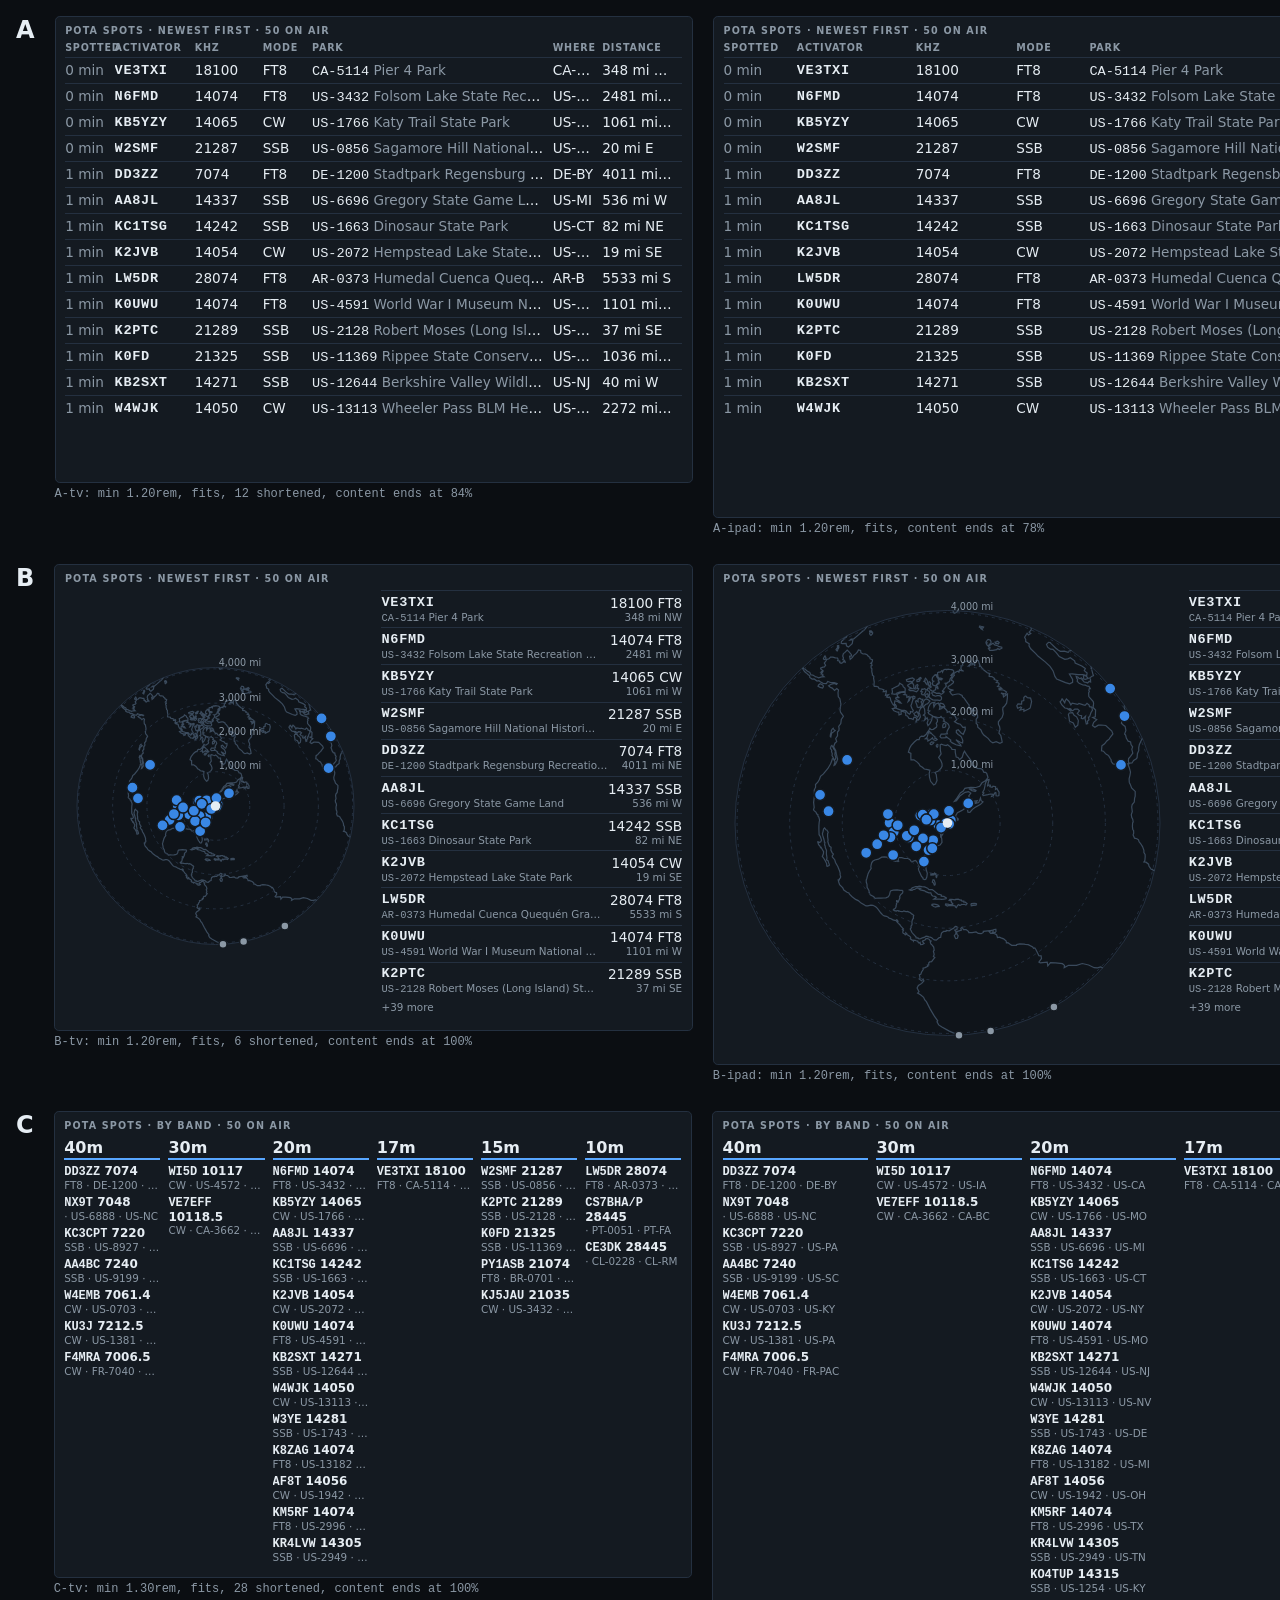
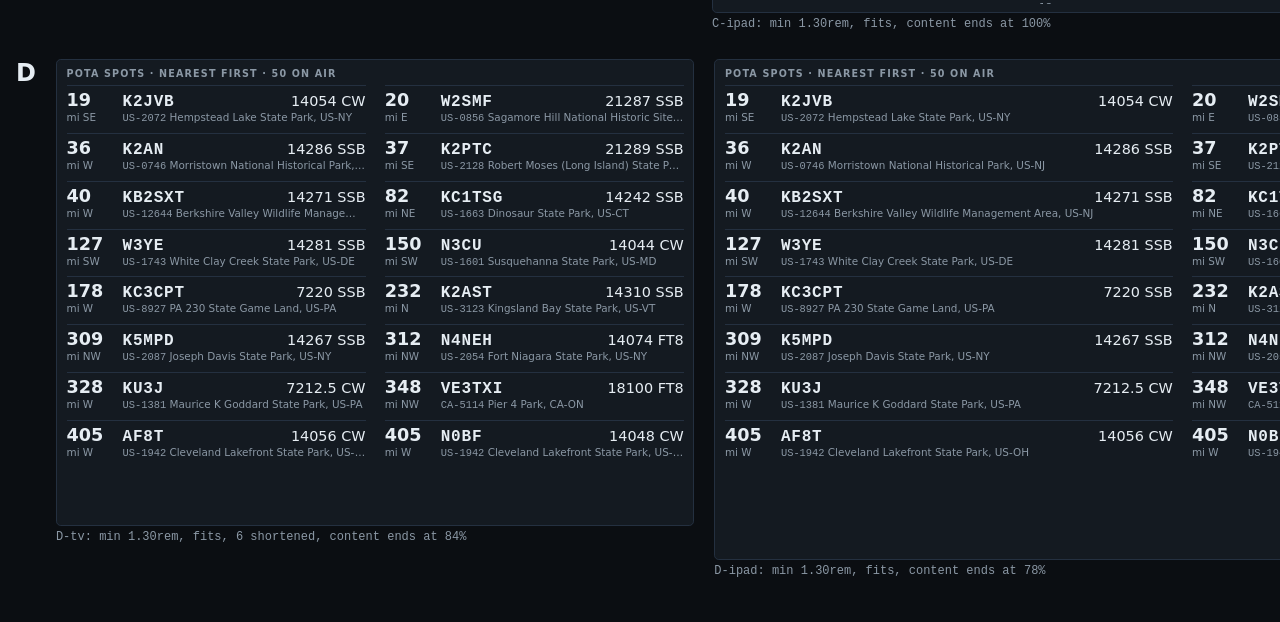
<file: design/pota.html>
<!doctype html>
<html lang="en">
<head>
<meta charset="utf-8">
<title>ShackWall POTA page samples</title>
<!-- Four ways to draw the POTA spots page in the big feature panel at the size
     the real page gives it: 79.8 x 58.4 rem on a 16:9 TV and 117 x 62.7 rem
     on an iPad in landscape, drawn at half scale (1rem = 8px). The coastline
     is Natural Earth's 1:110m land (public domain) as packaged by world-atlas
     (ISC). -->
<link rel="stylesheet" href="../frontend/app.css">
<script src="pota-data.js"></script>
<style>
  html { font-size: 8px; }
  body { width: auto; height: auto; overflow: auto; padding: 16px; display: block; }
  .row { display: flex; gap: 20px; margin-bottom: 28px; align-items: flex-start; }
  .label { font-size: 24px; font-weight: 700; width: 28px; }
  .box .panel { width: 100%; height: 100%; }
  .measure { font: 12px Consolas, monospace; color: var(--dim); margin-top: 4px; }
  .tv { width: 79.8rem; height: 58.4rem; }
  .ipad { width: 117rem; height: 62.7rem; }
  .feature-body { display: flex; flex-direction: column; gap: 1rem; }
  .dim { color: var(--dim); }
  .mono { font-family: Consolas, "SF Mono", Menlo, monospace; }

  /* A: a table, newest first */
  .stbl { width: 100%; border-collapse: collapse; table-layout: fixed; }
  .stbl th { font-size: 1.2rem; color: var(--dim); text-transform: uppercase; letter-spacing: 0.08em; font-weight: 600; text-align: left; padding: 0 1rem 0.4rem 0; }
  .stbl td { font-size: 1.7rem; padding: 0.5rem 1rem 0.5rem 0; border-top: 1px solid var(--line); white-space: nowrap; overflow: hidden; text-overflow: ellipsis; }
  .stbl .call { font-weight: 700; }
  .stbl .park { color: var(--dim); }

  /* B: a map round the station beside a list */
  .split { flex: 1; min-height: 0; display: grid; grid-template-columns: minmax(0, 1fr) minmax(0, 1fr); gap: 2rem; }
  .map { width: 100%; height: 100%; min-height: 0; }
  .list { display: flex; flex-direction: column; min-width: 0; overflow: hidden; }
  .it { display: grid; grid-template-columns: 1fr auto; gap: 0 1rem; padding: 0.45rem 0; border-top: 1px solid var(--line); }
  .it .call { font-size: 1.7rem; font-weight: 700; }
  .it .f { font-size: 1.7rem; text-align: right; }
  .it .sub { font-size: 1.3rem; color: var(--dim); white-space: nowrap; overflow: hidden; text-overflow: ellipsis; }
  .it .d { font-size: 1.3rem; color: var(--dim); text-align: right; }

  /* C: a column per band */
  .bands { flex: 1; min-height: 0; display: grid; gap: 1rem; }
  .bcol { display: flex; flex-direction: column; gap: 0.5rem; min-width: 0; overflow: hidden; }
  .bcol h3 { font-size: 2rem; font-weight: 700; border-bottom: 2px solid var(--accent); padding-bottom: 0.2rem; }
  .bcol .s { font-size: 1.5rem; }
  .bcol .s b { display: block; }
  .bcol .s span { font-size: 1.3rem; color: var(--dim); display: block; white-space: nowrap; overflow: hidden; text-overflow: ellipsis; }

  /* D: nearest first, large */
  .near { display: grid; grid-template-columns: 1fr 1fr; gap: 0.6rem 2.4rem; }
  .n { display: grid; grid-template-columns: 6rem 1fr auto; gap: 0 1rem; align-items: baseline; padding: 0.5rem 0; border-top: 1px solid var(--line); min-width: 0; }
  .n .dist { font-size: 2.2rem; font-weight: 700; }
  .n .call { font-size: 2rem; font-weight: 700; }
  .n .f { font-size: 1.8rem; }
  .n .sub { grid-column: 2 / -1; font-size: 1.3rem; color: var(--dim); white-space: nowrap; overflow: hidden; text-overflow: ellipsis; }
  .n .brg { grid-column: 1; font-size: 1.3rem; color: var(--dim); }
</style>
</head>
<body>
<div id="out"></div>
<script>
const NOW = SNAPSHOT.server_time * 1000, HOME = [40.8958, -73.875];
const spots = SNAPSHOT.spots.filter(s => !s.qrt);
const DIR8 = ['N', 'NE', 'E', 'SE', 'S', 'SW', 'W', 'NW'];
const dir = b => DIR8[Math.round(b / 45) % 8];
const mi = km => Math.round(km * 0.621371);
const age = s => `${Math.max(0, Math.round((NOW - new Date(s.time)) / 60000))} min`;
const freq = s => s.khz.toFixed(1).replace(/\.0$/, '');
const where = s => (s.location || '').split(',')[0];
const SERIES = ['#3987e5', '#d95926', '#199e70'];

// Azimuthal equidistant map round the station: every spot sits at its true
// distance and great-circle bearing, the way a beam would point.
let LAND = null;
async function loadLand() {
  const topo = await (await fetch('../frontend/land-110m.json')).json();
  const { scale: [kx, ky], translate: [dx, dy] } = topo.transform;
  const arcs = topo.arcs.map(arc => { let x = 0, y = 0; return arc.map(([a, b]) => [(x += a) * kx + dx, (y += b) * ky + dy]); });
  const ring = idx => idx.flatMap((i, n) => { const a = i < 0 ? arcs[~i].slice().reverse() : arcs[i]; return n ? a.slice(1) : a; });
  LAND = topo.objects.land.geometries.flatMap(g => g.type === 'Polygon' ? g.arcs.map(ring) : g.arcs.flatMap(p => p.map(ring)));
}
function project(lat, lon) {
  const r = Math.PI / 180, p1 = HOME[0] * r, p2 = lat * r, dl = (lon - HOME[1]) * r;
  const c = Math.acos(Math.max(-1, Math.min(1, Math.sin(p1) * Math.sin(p2) + Math.cos(p1) * Math.cos(p2) * Math.cos(dl))));
  const b = Math.atan2(Math.sin(dl) * Math.cos(p2), Math.cos(p1) * Math.sin(p2) - Math.sin(p1) * Math.cos(p2) * Math.cos(dl));
  const km = c * 6371;
  return [km * Math.sin(b), -km * Math.cos(b), km];
}
function drawMap(svg, list) {
  const rem = parseFloat(getComputedStyle(document.documentElement).fontSize);
  const W = svg.clientWidth, H = svg.clientHeight, S = Math.min(W, H), cx = W / 2, cy = H / 2;
  // Far enough to hold nine spots in ten; the rest wait at the rim.
  const ds = list.map(s => s.km).sort((a, b) => a - b);
  const maxKm = Math.max(1500, Math.ceil(ds[Math.floor(ds.length * 0.9)] / 500) * 500);
  const k = (S / 2 - 1.5 * rem) / maxKm;
  let g = `<clipPath id="c${svg.id}"><circle cx="${cx}" cy="${cy}" r="${maxKm * k}"/></clipPath>`;
  g += `<circle cx="${cx}" cy="${cy}" r="${maxKm * k}" fill="#0f141a" stroke="var(--line)"/>`;
  let d = '';
  for (const ring of LAND) {
    let pen = false;
    for (const [lon, lat] of ring) {
      const [x, y, km] = project(lat, lon);
      if (km > maxKm * 1.6) { pen = false; continue; }
      d += `${pen ? 'L' : 'M'}${(cx + x * k).toFixed(1)},${(cy + y * k).toFixed(1)}`;
      pen = true;
    }
  }
  g += `<path d="${d}" fill="none" stroke="#3a4a5c" stroke-width="1.2" clip-path="url(#c${svg.id})"/>`;
  // Range rings in round miles, every 1,000 (500 when the map is small).
  const stepMi = maxKm > 4000 ? 1000 : 500;
  for (let m = stepMi; m / 0.621371 < maxKm; m += stepMi) {
    const r = m / 0.621371 * k;
    g += `<circle cx="${cx}" cy="${cy}" r="${r}" fill="none" stroke="var(--line)" stroke-dasharray="3 4"/>`;
    g += `<text x="${cx + 0.4 * rem}" y="${cy - r - 0.3 * rem}" fill="var(--dim)" font-size="${1.2 * rem}">${m.toLocaleString()} mi</text>`;
  }
  for (const s of list) {
    let [x, y, km] = project(s.lat, s.lon);
    const out = km > maxKm;
    if (out) { x *= maxKm / km; y *= maxKm / km; }
    g += `<circle cx="${cx + x * k}" cy="${cy + y * k}" r="${(out ? 0.5 : 0.7) * rem}" fill="${out ? 'var(--dim)' : SERIES[0]}" stroke="var(--panel)" stroke-width="1.5"/>`;
  }
  g += `<circle cx="${cx}" cy="${cy}" r="${0.6 * rem}" fill="var(--text)"/>`;
  svg.innerHTML = g;
}

const BAND_ORDER = ['160m', '80m', '60m', '40m', '30m', '20m', '17m', '15m', '12m', '10m', '6m', '2m', '70cm'];
const variants = {
  A: () => `<table class="stbl"><colgroup><col style="width:8%"><col style="width:13%"><col style="width:11%"><col style="width:8%"><col><col style="width:8%"><col style="width:13%"></colgroup>
    <tr><th>Spotted</th><th>Activator</th><th>kHz</th><th>Mode</th><th>Park</th><th>Where</th><th>Distance</th></tr>` +
    spots.slice(0, 14).map(s => `<tr><td class="dim">${age(s)}</td><td class="call mono">${s.activator}</td><td>${freq(s)}</td><td>${s.mode}</td>
      <td><span class="mono">${s.reference}</span> <span class="park">${s.park}</span></td><td>${where(s)}</td><td>${mi(s.km)} mi ${dir(s.bearing)}</td></tr>`).join('') + `</table>`,
  B: () => `<div class="split"><svg class="map"></svg><div class="list" data-total="${spots.length}">` +
    spots.slice(0, 11).map(s => `<div class="it"><span class="call mono">${s.activator}</span><span class="f">${freq(s)} ${s.mode}</span>
      <span class="sub"><span class="mono">${s.reference}</span> ${s.park}</span><span class="d">${mi(s.km)} mi ${dir(s.bearing)}</span></div>`).join('') + `</div></div>`,
  C: () => { const bands = BAND_ORDER.filter(b => spots.some(s => s.band === b));
    return `<div class="bands" style="grid-template-columns:repeat(${bands.length},1fr)">` + bands.map(b => `<div class="bcol" data-total="${spots.filter(s => s.band === b).length}"><h3>${b}</h3>` +
      spots.filter(s => s.band === b).map(s => `<div class="s"><b><span class="mono" style="display:inline;font-size:inherit;color:var(--text)">${s.activator}</span> ${freq(s)}</b>
        <span>${s.mode} · ${s.reference} · ${where(s)}</span></div>`).join('') + `</div>`).join('') + `</div>`; },
  D: () => `<div class="near">` + spots.slice().sort((a, b) => a.km - b.km).slice(0, 16).map(s => `<div class="n">
      <span class="dist">${mi(s.km)}</span><span class="call mono">${s.activator}</span><span class="f">${freq(s)} ${s.mode}</span>
      <span class="brg">mi ${dir(s.bearing)}</span><span class="sub"><span class="mono">${s.reference}</span> ${s.park}, ${where(s)}</span></div>`).join('') + `</div>`,
};
const titles = { A: 'POTA spots · newest first', B: 'POTA spots · newest first', C: 'POTA spots · by band', D: 'POTA spots · nearest first' };

(async () => {
  await loadLand();
  const out = document.getElementById('out');
  for (const [k, body] of Object.entries(variants)) {
    const row = document.createElement('div');
    row.className = 'row';
    row.innerHTML = `<div class="label">${k}</div>` + ['tv', 'ipad'].map(size =>
      `<div><div class="box ${size}" id="${k}-${size}"><section class="panel feature">
         <h2>${titles[k]} · ${spots.length} on air</h2><div class="feature-body">${body()}</div></section></div>
       <div class="measure" id="m-${k}-${size}"></div></div>`).join('');
    out.appendChild(row);
  }
  document.querySelectorAll('svg.map').forEach((svg, i) => { svg.id = 'map' + i; drawMap(svg, spots); });
  // Lists and band columns keep as many spots as fit, then say how many more.
  for (const col of document.querySelectorAll('.list, .bcol')) {
    const items = [...col.children].filter(e => e.tagName !== 'H3');
    const bottom = () => col.getBoundingClientRect().bottom;
    let dropped = 0;
    while (items.length && items[items.length - 1].getBoundingClientRect().bottom > bottom()) { items.pop().remove(); dropped++; }
    if (dropped || +col.dataset.total > items.length) {
      const more = document.createElement('div');
      more.className = 'more';
      more.style.cssText = 'font-size:1.3rem;color:var(--dim);padding-top:0.3rem';
      col.appendChild(more);
      while (items.length && more.getBoundingClientRect().bottom > bottom()) { items.pop().remove(); dropped++; }
      more.textContent = `+${+col.dataset.total - items.length} more`;
    }
  }

  // Measured: smallest text, anything outside the panel, text cut short, where content ends.
  const remPx = parseFloat(getComputedStyle(document.documentElement).fontSize);
  for (const box of document.querySelectorAll('.box')) {
    const body = box.querySelector('.feature-body'), br = body.getBoundingClientRect();
    let min = Infinity, outside = 0, bottom = 0, cut = 0, hidden = 0;
    for (const el of body.querySelectorAll('*')) {
      if ([...el.childNodes].some(n => n.nodeType === 3 && n.textContent.trim())) {
        min = Math.min(min, parseFloat(el.getAttribute('font-size') || getComputedStyle(el).fontSize));
        if (el.scrollWidth > el.clientWidth + 1 && getComputedStyle(el).textOverflow === 'ellipsis') cut++;
      }
      const r = el.getBoundingClientRect();
      if (!r.height || el.closest('svg')) continue;
      if (r.top > br.bottom - 1 || r.bottom > br.bottom + 1) { if (el.closest('.bcol, .list')) hidden++; else outside++; }
      else bottom = Math.max(bottom, r.bottom);
    }
    document.getElementById('m-' + box.id).textContent =
      `${box.id}: min ${(min / remPx).toFixed(2)}rem, ${outside ? outside + ' outside' : 'fits'}${hidden ? `, ${hidden} cut off the bottom of a column` : ''}${cut ? `, ${cut} shortened` : ''}, content ends at ${(100 * (bottom - br.top) / br.height).toFixed(0)}%`;
  }
})();
</script>
</body>
</html>
</file>
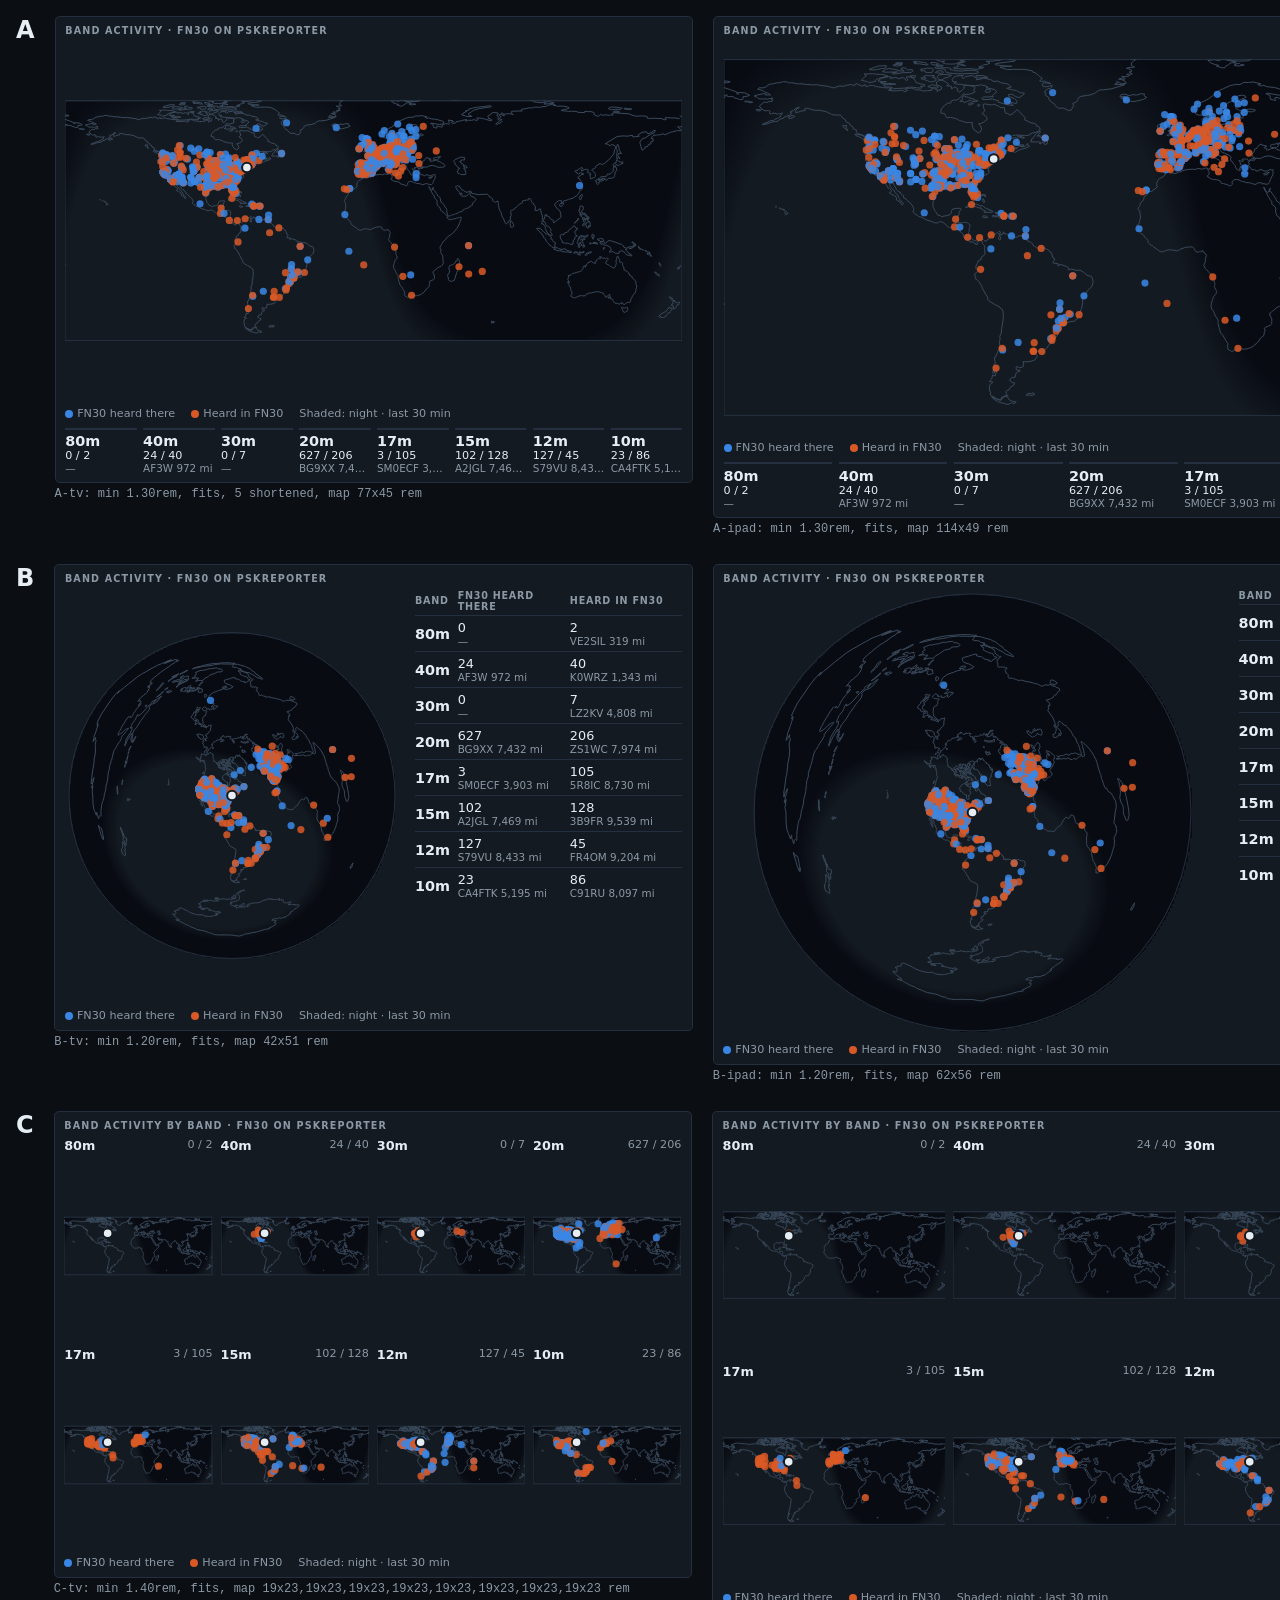
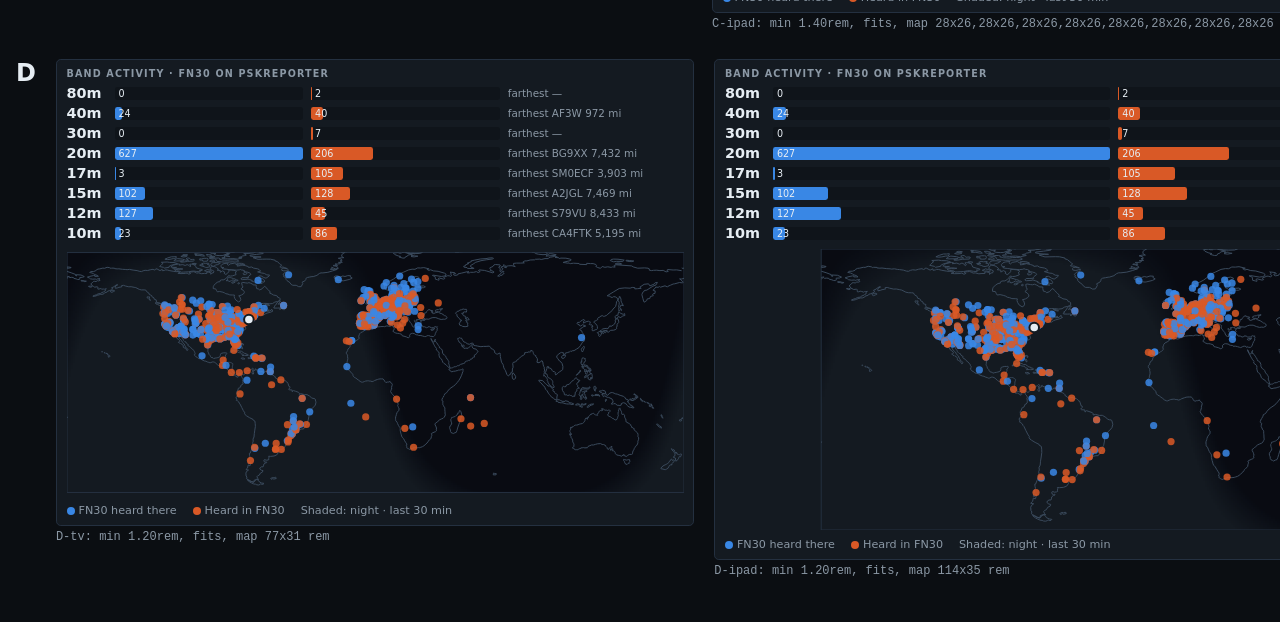
<file: design/psk.html>
<!doctype html>
<html lang="en">
<head>
<meta charset="utf-8">
<title>ShackWall PSKReporter page samples</title>
<!-- Four ways to draw the PSKReporter page in the big feature panel at the
     size the real page gives it: 79.8 x 58.4 rem on a 16:9 TV and 117 x 62.7
     rem on an iPad in landscape, drawn at half scale (1rem = 8px). Night and
     the gray line are worked out from the sun's position at the snapshot's
     time. -->
<link rel="stylesheet" href="../frontend/app.css">
<script src="psk-data.js"></script>
<style>
  html { font-size: 8px; }
  body { width: auto; height: auto; overflow: auto; padding: 16px; display: block; }
  .row { display: flex; gap: 20px; margin-bottom: 28px; align-items: flex-start; }
  .label { font-size: 24px; font-weight: 700; width: 28px; }
  .box .panel { width: 100%; height: 100%; }
  .measure { font: 12px Consolas, monospace; color: var(--dim); margin-top: 4px; }
  .tv { width: 79.8rem; height: 58.4rem; }
  .ipad { width: 117rem; height: 62.7rem; }
  .feature-body { display: flex; flex-direction: column; gap: 1rem; }
  .dim { color: var(--dim); }
  .mapbox { position: relative; flex: 1; min-height: 0; }
  .mapbox canvas, .mapbox svg { position: absolute; inset: 0; width: 100%; height: 100%; }
  .legend { display: flex; gap: 2rem; font-size: 1.4rem; color: var(--dim); }
  .legend i { display: inline-block; width: 1rem; height: 1rem; border-radius: 50%; margin-right: 0.5rem; vertical-align: -0.1rem; }

  /* A, D: a row of band summaries */
  .bandrow { display: grid; gap: 0.8rem; }
  .bandrow > div { border-top: 2px solid var(--line); padding-top: 0.4rem; min-width: 0; }
  .bandrow b { font-size: 1.8rem; }
  .bandrow .n { font-size: 1.4rem; }
  .bandrow .far { font-size: 1.3rem; color: var(--dim); white-space: nowrap; overflow: hidden; text-overflow: ellipsis; }

  /* B: map beside a band table */
  .split { flex: 1; min-height: 0; display: grid; grid-template-columns: minmax(0, 1fr) minmax(0, 0.8fr); gap: 2rem; }
  .btbl { width: 100%; border-collapse: collapse; table-layout: fixed; }
  .btbl th { font-size: 1.2rem; color: var(--dim); text-transform: uppercase; letter-spacing: 0.08em; font-weight: 600; text-align: left; padding: 0 0.8rem 0.4rem 0; }
  .btbl td { font-size: 1.6rem; padding: 0.5rem 0.8rem 0.5rem 0; border-top: 1px solid var(--line); white-space: nowrap; overflow: hidden; text-overflow: ellipsis; }
  .btbl td.b { font-weight: 700; font-size: 1.8rem; }
  .btbl .sub { display: block; font-size: 1.3rem; color: var(--dim); overflow: hidden; text-overflow: ellipsis; }

  /* C: a small map per band */
  .multi { flex: 1; min-height: 0; display: grid; grid-template-columns: repeat(4, 1fr); grid-auto-rows: 1fr; gap: 1rem; }
  .cell { display: flex; flex-direction: column; min-height: 0; }
  .cell .h { font-size: 1.4rem; display: flex; justify-content: space-between; color: var(--dim); }
  .cell .h b { color: var(--text); font-size: 1.6rem; }

  /* D: bars per band over a small map */
  .bars { display: flex; flex-direction: column; gap: 0.5rem; }
  .bar { display: grid; grid-template-columns: 5rem 1fr 1fr 22rem; gap: 1rem; align-items: center; font-size: 1.5rem; }
  .bar b { font-size: 1.8rem; }
  .bar .track { height: 1.6rem; background: #0f141a; border-radius: 0.3rem; position: relative; }
  .bar .fill { position: absolute; top: 0; bottom: 0; border-radius: 0.3rem; }
  .bar .track span { position: absolute; left: 0.5rem; top: 50%; transform: translateY(-50%); font-size: 1.2rem; color: var(--text); }
  .bar .far { font-size: 1.3rem; color: var(--dim); white-space: nowrap; overflow: hidden; text-overflow: ellipsis; }
</style>
</head>
<body>
<div id="out"></div>
<script>
const NOW = SNAPSHOT.server_time * 1000, HOME = SNAPSHOT.home, P = SNAPSHOT.psk;
const SERIES = ['#3987e5', '#d95926'];      // out: FN30 heard there; in: heard in FN30
const NAMES = { out: `${P.square} heard there`, in: `Heard in ${P.square}` };
const mi = km => Math.round(km / 1.609344).toLocaleString();
const R = Math.PI / 180;

// The sun's elevation, from the same NOAA equations the backend's sun.py uses.
function sunElevation(lat, lon, ms) {
  const days = ms / 86400000 - 10957.5;
  const g = ((357.529 + 0.98560028 * days) % 360) * R, q = (280.459 + 0.98564736 * days) % 360;
  const L = (q + 1.915 * Math.sin(g) + 0.02 * Math.sin(2 * g)) * R, e = (23.439 - 0.00000036 * days) * R;
  const decl = Math.asin(Math.sin(e) * Math.sin(L));
  const ra = Math.atan2(Math.cos(e) * Math.sin(L), Math.cos(L)) / R;
  const ha = ((280.46061837 + 360.98564736629 * days) % 360 + lon - ra) * R;
  return Math.asin(Math.sin(lat * R) * Math.sin(decl) + Math.cos(lat * R) * Math.cos(decl) * Math.cos(ha)) / R;
}
// Night shading: deepest below -12°, fading through twilight; the gray line
// is the band either side of 0°.
function shadeNight(canvas, inverse) {
  const W = canvas.width = canvas.clientWidth, H = canvas.height = canvas.clientHeight;
  const ctx = canvas.getContext('2d'), img = ctx.createImageData(W, H), step = 2;
  for (let y = 0; y < H; y += step) for (let x = 0; x < W; x += step) {
    const ll = inverse(x + 0.5, y + 0.5);
    if (!ll) continue;
    const el = sunElevation(ll[0], ll[1], NOW);
    const a = el > 0 ? 0 : Math.min(1, -el / 12) * 0.55;
    for (let dy = 0; dy < step && y + dy < H; dy++) for (let dx = 0; dx < step && x + dx < W; dx++) {
      const i = ((y + dy) * W + x + dx) * 4;
      img.data[i] = 0; img.data[i + 1] = 0; img.data[i + 2] = 8; img.data[i + 3] = a * 255;
    }
  }
  ctx.putImageData(img, 0, 0);
}

let LAND = null;
async function loadLand() {
  const topo = await (await fetch('../frontend/land-110m.json')).json();
  const { scale: [kx, ky], translate: [dx, dy] } = topo.transform;
  const arcs = topo.arcs.map(arc => { let x = 0, y = 0; return arc.map(([a, b]) => [(x += a) * kx + dx, (y += b) * ky + dy]); });
  const ring = idx => idx.flatMap((i, n) => { const a = i < 0 ? arcs[~i].slice().reverse() : arcs[i]; return n ? a.slice(1) : a; });
  LAND = topo.objects.land.geometries.flatMap(g => g.type === 'Polygon' ? g.arcs.map(ring) : g.arcs.flatMap(p => p.map(ring)));
}

// Equirectangular, 60°S to 80°N, fitted to the box.
function equirect(W, H) {
  const top = 80, bottom = -60, sx = W / 360, sy = H / (top - bottom), s = Math.min(sx, sy);
  const ox = (W - 360 * s) / 2, oy = (H - (top - bottom) * s) / 2;
  return {
    fwd: (lat, lon) => [ox + (lon + 180) * s, oy + (top - lat) * s],
    inv: (x, y) => { const lon = (x - ox) / s - 180, lat = top - (y - oy) / s;
      return lon < -180 || lon > 180 || lat < bottom || lat > top ? null : [lat, lon]; },
    s, frame: [ox, oy, 360 * s, (top - bottom) * s],
  };
}
// Azimuthal equidistant round the station, out to the far side of the world.
function azimuthal(W, H, maxKm = 20000) {
  const S = Math.min(W, H), cx = W / 2, cy = H / 2, k = (S / 2 - 4) / maxKm, p1 = HOME[0] * R;
  return {
    fwd: (lat, lon) => {
      const p2 = lat * R, dl = (lon - HOME[1]) * R;
      const c = Math.acos(Math.max(-1, Math.min(1, Math.sin(p1) * Math.sin(p2) + Math.cos(p1) * Math.cos(p2) * Math.cos(dl))));
      const b = Math.atan2(Math.sin(dl) * Math.cos(p2), Math.cos(p1) * Math.sin(p2) - Math.sin(p1) * Math.cos(p2) * Math.cos(dl));
      const km = c * 6371; return [cx + km * Math.sin(b) * k, cy - km * Math.cos(b) * k, km];
    },
    inv: (x, y) => {
      const dx = (x - cx) / k, dy = (cy - y) / k, km = Math.hypot(dx, dy);
      if (km > maxKm) return null;
      const c = km / 6371, b = Math.atan2(dx, dy);
      const lat = Math.asin(Math.sin(p1) * Math.cos(c) + Math.cos(p1) * Math.sin(c) * Math.cos(b));
      const lon = HOME[1] * R + Math.atan2(Math.sin(b) * Math.sin(c) * Math.cos(p1), Math.cos(c) - Math.sin(p1) * Math.sin(lat));
      return [lat / R, ((lon / R + 540) % 360) - 180];
    },
    circle: [cx, cy, maxKm * k],
  };
}

function drawMap(box, kind, points) {
  const canvas = box.querySelector('canvas'), svg = box.querySelector('svg');
  const W = svg.clientWidth, H = svg.clientHeight;
  const proj = kind === 'az' ? azimuthal(W, H) : equirect(W, H);
  shadeNight(canvas, proj.inv);
  const rem = parseFloat(getComputedStyle(document.documentElement).fontSize);
  let g = '', d = '';
  const id = 'clip' + Math.random().toString(36).slice(2);
  const edge = kind === 'az'
    ? `<circle cx="${proj.circle[0]}" cy="${proj.circle[1]}" r="${proj.circle[2]}"/>`
    : (([x, y, w, h]) => `<rect x="${x}" y="${y}" width="${w}" height="${h}"/>`)(proj.frame);
  // Coastline past the map's edge (the poles, the far side) is clipped off.
  g += `<clipPath id="${id}">${edge}</clipPath>` + edge.replace('/>', ' fill="none" stroke="var(--line)"/>');
  for (const ring of LAND) {
    let prev = null;
    for (const [lon, lat] of ring) {
      const [x, y] = proj.fwd(lat, lon);
      // A jump across the map is the antimeridian (or the far side of the
      // azimuthal map), not coastline: lift the pen.
      const jump = prev && Math.hypot(x - prev[0], y - prev[1]) > W / 6;
      d += `${!prev || jump ? 'M' : 'L'}${x.toFixed(1)},${y.toFixed(1)}`;
      prev = [x, y];
    }
  }
  g += `<path d="${d}" fill="none" stroke="#3a4a5c" stroke-width="1" clip-path="url(#${id})"/>`;
  for (const p of points) {
    const [x, y] = proj.fwd(p.lat, p.lon);
    g += `<circle cx="${x}" cy="${y}" r="${Math.max(2.5, 0.45 * rem)}" fill="${SERIES[p.dir === 'out' ? 0 : 1]}" opacity="0.85"/>`;
  }
  const [hx, hy] = proj.fwd(HOME[0], HOME[1]);
  g += `<circle cx="${hx}" cy="${hy}" r="${0.6 * rem}" fill="var(--text)" stroke="var(--panel)" stroke-width="2"/>`;
  svg.innerHTML = g;
}

const legend = `<div class="legend"><span><i style="background:${SERIES[0]}"></i>${NAMES.out}</span>
  <span><i style="background:${SERIES[1]}"></i>${NAMES.in}</span><span>Shaded: night · last ${P.window_min} min</span></div>`;
// The live feed names the far station and its square, not its country.
const farText = f => f ? `${f.call} ${mi(f.km)} mi` : '—';
const mapBox = kind => `<div class="mapbox" data-kind="${kind}"><canvas></canvas><svg></svg></div>`;
const maxCount = Math.max(...P.bands.map(b => Math.max(b.out, b.in)));

const variants = {
  A: () => mapBox('eq') + legend + `<div class="bandrow" style="grid-template-columns:repeat(${P.bands.length},1fr)">` +
    P.bands.map(b => `<div><b>${b.band}</b><div class="n">${b.out} / ${b.in}</div><div class="far">${farText(b.far_out)}</div></div>`).join('') + `</div>`,
  B: () => `<div class="split">${mapBox('az')}<div><table class="btbl"><colgroup><col style="width:16%"><col style="width:42%"><col></colgroup>
    <tr><th>Band</th><th>${NAMES.out}</th><th>${NAMES.in}</th></tr>` +
    P.bands.map(b => `<tr><td class="b">${b.band}</td><td>${b.out}<span class="sub">${farText(b.far_out)}</span></td>
      <td>${b.in}<span class="sub">${farText(b.far_in)}</span></td></tr>`).join('') + `</table></div></div>` + legend,
  C: () => `<div class="multi">` + P.bands.map(b => `<div class="cell"><div class="h"><b>${b.band}</b><span>${b.out} / ${b.in}</span></div>
    <div class="mapbox" data-kind="eq" data-band="${b.band}"><canvas></canvas><svg></svg></div></div>`).join('') + `</div>` + legend,
  D: () => `<div class="bars">` + P.bands.map(b => `<div class="bar"><b>${b.band}</b>
      <div class="track"><div class="fill" style="width:${100 * b.out / maxCount}%;background:${SERIES[0]}"></div><span>${b.out}</span></div>
      <div class="track"><div class="fill" style="width:${100 * b.in / maxCount}%;background:${SERIES[1]}"></div><span>${b.in}</span></div>
      <div class="far">farthest ${farText(b.far_out)}</div></div>`).join('') + `</div>` + mapBox('eq') + legend,
};
const titles = { A: 'Band activity', B: 'Band activity', C: 'Band activity by band', D: 'Band activity' };

(async () => {
  await loadLand();
  const out = document.getElementById('out');
  for (const [k, body] of Object.entries(variants)) {
    const row = document.createElement('div');
    row.className = 'row';
    row.innerHTML = `<div class="label">${k}</div>` + ['tv', 'ipad'].map(size =>
      `<div><div class="box ${size}" id="${k}-${size}"><section class="panel feature">
         <h2>${titles[k]} · ${P.square} on PSKReporter</h2><div class="feature-body">${body()}</div></section></div>
       <div class="measure" id="m-${k}-${size}"></div></div>`).join('');
    out.appendChild(row);
  }
  for (const box of document.querySelectorAll('.mapbox'))
    drawMap(box, box.dataset.kind, box.dataset.band ? P.points.filter(p => p.band === box.dataset.band) : P.points);

  const remPx = parseFloat(getComputedStyle(document.documentElement).fontSize);
  for (const box of document.querySelectorAll('.box')) {
    const body = box.querySelector('.feature-body'), br = body.getBoundingClientRect();
    let min = Infinity, outside = 0, bottom = 0, cut = 0;
    for (const el of body.querySelectorAll('*')) {
      if ([...el.childNodes].some(n => n.nodeType === 3 && n.textContent.trim())) {
        min = Math.min(min, parseFloat(getComputedStyle(el).fontSize));
        if (el.scrollWidth > el.clientWidth + 1 && getComputedStyle(el).textOverflow === 'ellipsis') cut++;
      }
      const r = el.getBoundingClientRect();
      if (!r.height || el.closest('svg')) continue;
      if (r.bottom > br.bottom + 1 || r.right > br.right + 1) outside++; else bottom = Math.max(bottom, r.bottom);
    }
    const maps = [...box.querySelectorAll('.mapbox')].map(m => `${Math.round(m.clientWidth / remPx)}x${Math.round(m.clientHeight / remPx)}`).join(',');
    document.getElementById('m-' + box.id).textContent =
      `${box.id}: min ${(min / remPx).toFixed(2)}rem, ${outside ? outside + ' outside' : 'fits'}${cut ? `, ${cut} shortened` : ''}, map ${maps} rem`;
  }
})();
</script>
</body>
</html>
</file>
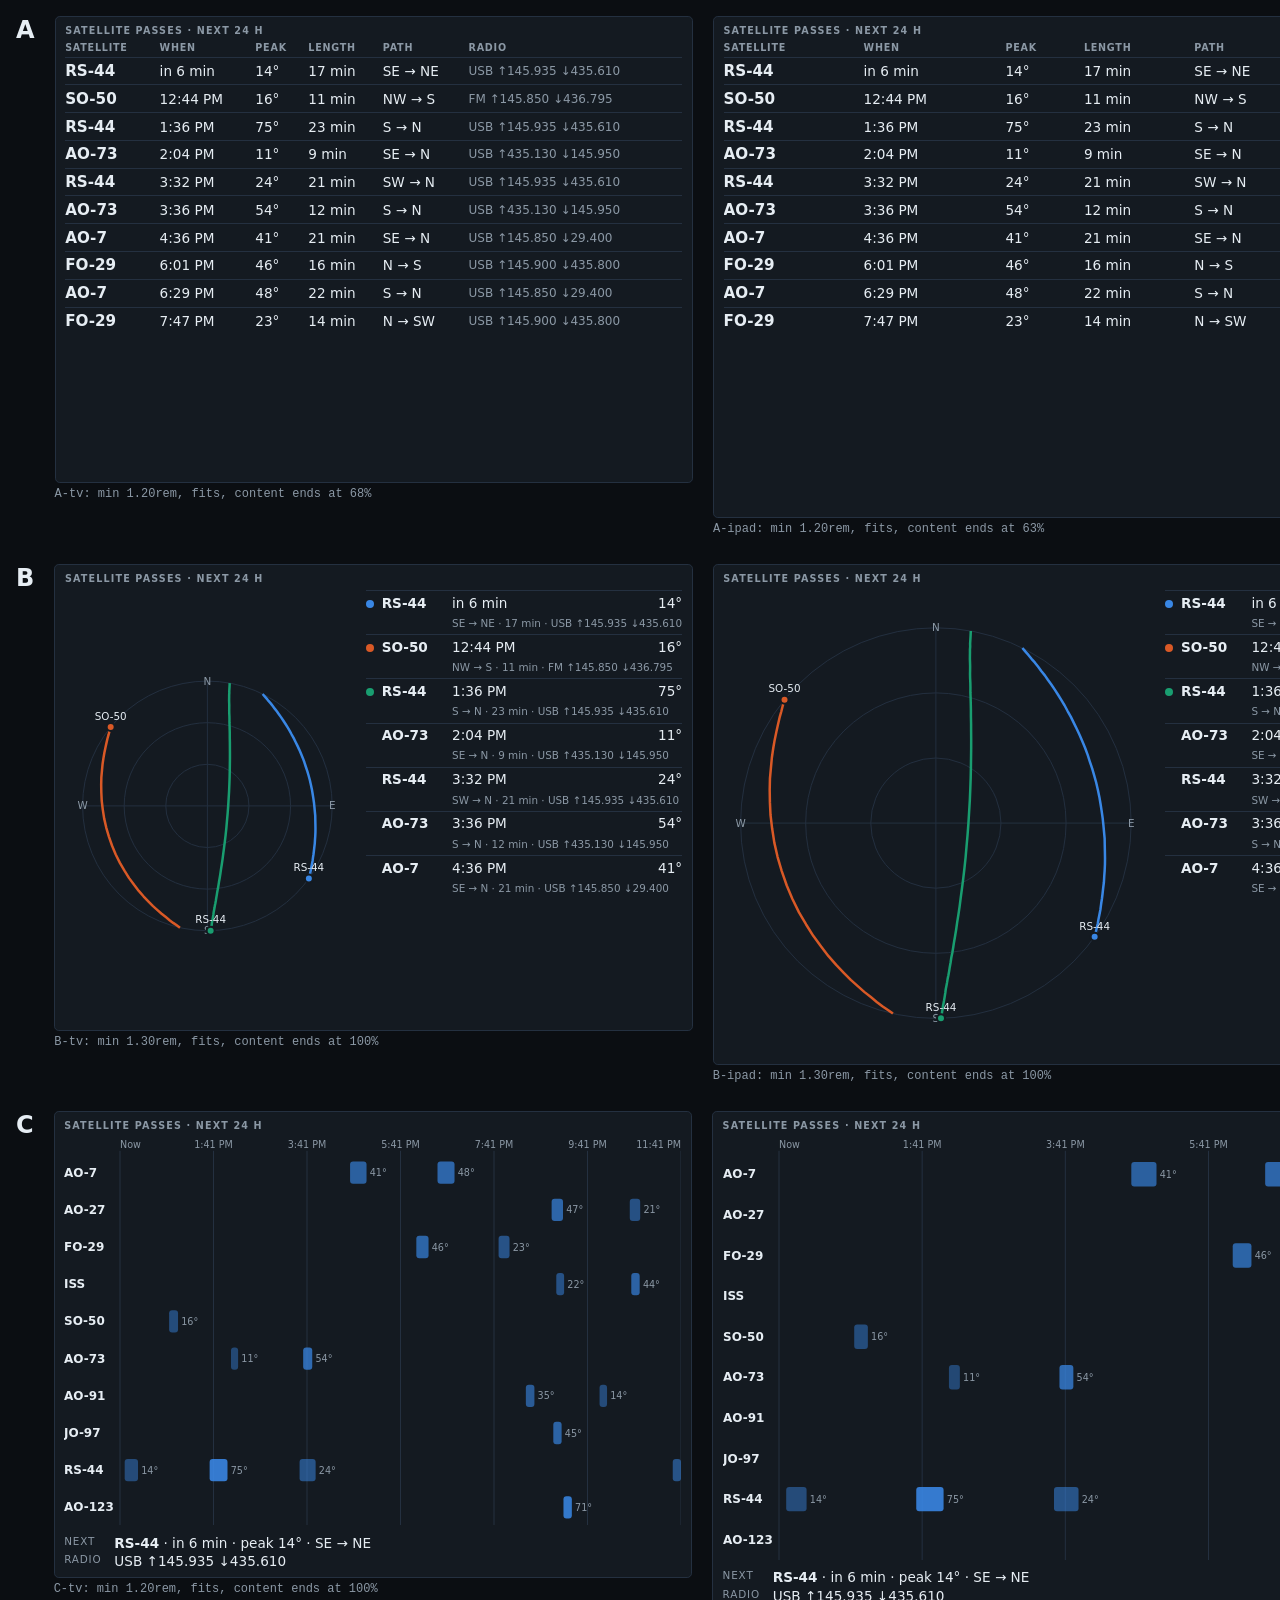
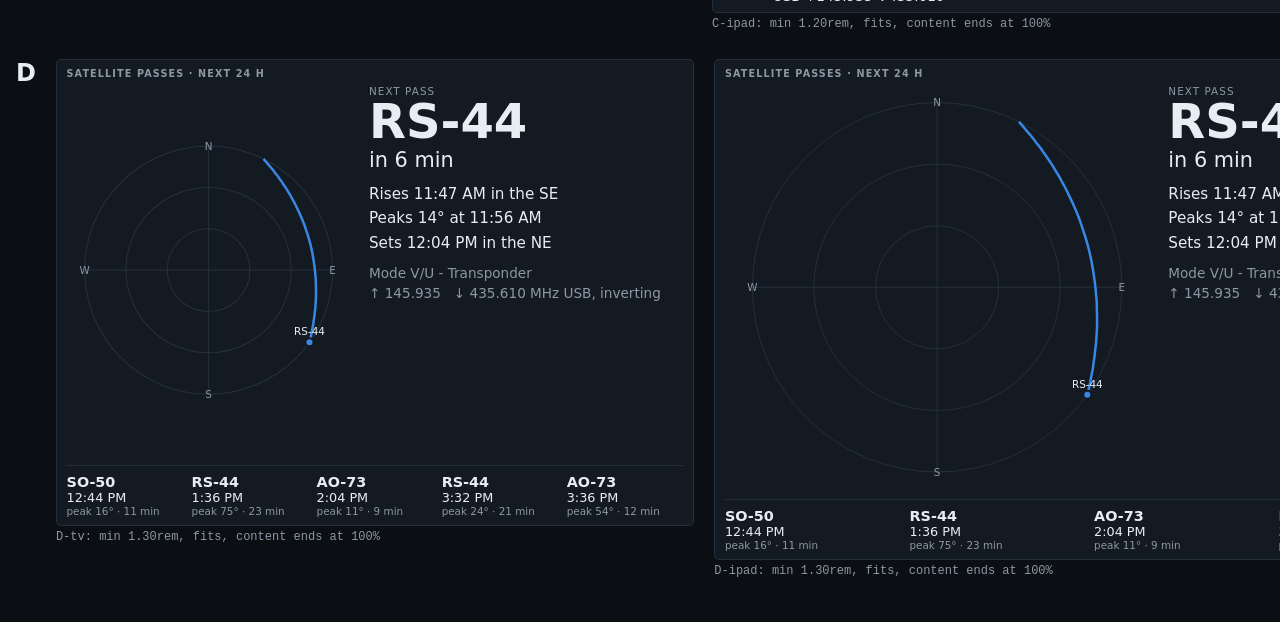
<file: design/satellites.html>
<!doctype html>
<html lang="en">
<head>
<meta charset="utf-8">
<title>ShackWall satellite page samples</title>
<!-- Four ways to draw the satellite page in the big feature panel at the size
     the real page gives it: 79.8 x 58.4 rem on a 16:9 TV and 117 x 62.7 rem
     on an iPad in landscape, drawn at half scale (1rem = 8px). The clock is
     frozen at the snapshot's time, when an RS-44 pass is under way. -->
<link rel="stylesheet" href="../frontend/app.css">
<script src="satellites-data.js"></script>
<style>
  html { font-size: 8px; }
  body { width: auto; height: auto; overflow: auto; padding: 16px; display: block; }
  .row { display: flex; gap: 20px; margin-bottom: 28px; align-items: flex-start; }
  .label { font-size: 24px; font-weight: 700; width: 28px; }
  .box .panel { width: 100%; height: 100%; }
  .measure { font: 12px Consolas, monospace; color: var(--dim); margin-top: 4px; }
  .tv { width: 79.8rem; height: 58.4rem; }
  .ipad { width: 117rem; height: 62.7rem; }
  .feature-body { display: flex; flex-direction: column; gap: 1.2rem; }
  .now { color: var(--accent); }
  .dim { color: var(--dim); }
  svg text { font-family: inherit; }

  /* A: a table of the next passes */
  .ptbl { width: 100%; border-collapse: collapse; }
  .ptbl th { font-size: 1.2rem; color: var(--dim); text-transform: uppercase; letter-spacing: 0.08em; font-weight: 600; text-align: left; padding: 0 1rem 0.4rem 0; }
  .ptbl td { font-size: 1.7rem; padding: 0.55rem 1rem 0.55rem 0; border-top: 1px solid var(--line); white-space: nowrap; }
  .ptbl td.sat { font-weight: 700; font-size: 1.9rem; }
  .ptbl tr.live td { background: rgba(88, 166, 255, 0.10); }
  .ptbl .freq { color: var(--dim); font-size: 1.5rem; }

  /* B: sky plot of the next passes beside a list */
  .split { flex: 1; min-height: 0; display: grid; grid-template-columns: minmax(0, 0.9fr) 1fr; gap: 2rem; }
  .sky { width: 100%; height: 100%; min-height: 0; }
  .list { display: flex; flex-direction: column; gap: 0.2rem; min-width: 0; }
  .list .it { display: grid; grid-template-columns: 1.2rem 8rem 1fr auto; gap: 0.8rem; align-items: baseline; font-size: 1.7rem;
              padding: 0.45rem 0; border-top: 1px solid var(--line); }
  .list .it .sat { font-weight: 700; }
  .list .it i { width: 1rem; height: 1rem; border-radius: 50%; display: inline-block; }
  .list .sub { grid-column: 3 / -1; font-size: 1.3rem; color: var(--dim); }

  /* C: a 12-hour timeline, a lane per satellite */
  .tl { flex: 1; min-height: 0; }
  .detail { display: grid; grid-template-columns: auto 1fr; gap: 0.3rem 1.6rem; font-size: 1.7rem; }
  .detail .k { font-size: 1.3rem; color: var(--dim); text-transform: uppercase; letter-spacing: 0.08em; align-self: baseline; }

  /* D: the next pass, large, then the ones after */
  .hero { flex: 1; min-height: 0; display: grid; grid-template-columns: minmax(0, 0.9fr) 1fr; gap: 2.4rem; }
  .hero .k { font-size: 1.3rem; color: var(--dim); text-transform: uppercase; letter-spacing: 0.1em; }
  .hero .big { font-size: 6rem; font-weight: 700; line-height: 1; }
  .hero .when { font-size: 2.6rem; margin-top: 0.4rem; }
  .hero .facts { font-size: 1.9rem; line-height: 1.6; margin-top: 1.2rem; }
  .hero .freqs { font-size: 1.7rem; color: var(--dim); margin-top: 1rem; line-height: 1.5; }
  .later { display: grid; grid-template-columns: repeat(5, 1fr); gap: 1rem; border-top: 1px solid var(--line); padding-top: 1rem; }
  .later .sat { font-size: 1.8rem; font-weight: 700; }
  .later .t { font-size: 1.6rem; }
  .later .sub { font-size: 1.3rem; color: var(--dim); }
</style>
</head>
<body>
<div id="out"></div>
<script>
const TZ = SNAPSHOT.timezone, NOW = SNAPSHOT.server_time * 1000;
const passes = SNAPSHOT.passes, sats = Object.fromEntries(SNAPSHOT.satellites.map(s => [s.norad, s]));
const SERIES = ['#3987e5', '#d95926', '#199e70'];
const COMPASS = ['N', 'NE', 'E', 'SE', 'S', 'SW', 'W', 'NW'];
const dir = az => COMPASS[Math.round(az / 45) % 8];
const t = iso => new Date(iso).getTime();
const clock = iso => new Date(iso).toLocaleTimeString('en-US', { hour: 'numeric', minute: '2-digit', timeZone: TZ });
const mins = ms => Math.round(ms / 60000);
const dur = p => `${mins(t(p.los) - t(p.aos))} min`;
const live = p => t(p.aos) <= NOW && NOW < t(p.los);
const until = p => live(p) ? `now, ${mins(t(p.los) - NOW)} min left`
  : mins(t(p.aos) - NOW) < 60 ? `in ${mins(t(p.aos) - NOW)} min` : clock(p.aos);
// The first voice frequency pair: what you'd set the radio to.
const freq = p => { const f = sats[p.norad].frequencies[0];
  return f ? `${f.mode} ↑${f.uplink_mhz?.toFixed(3) ?? '—'} ↓${f.downlink_mhz.toFixed(3)}` : ''; };
const upcoming = passes.filter(p => t(p.los) > NOW);

// Sky plot: the horizon is the rim, straight up the middle, north at the top.
function skyPlot(svg, list) {
  const rem = parseFloat(getComputedStyle(document.documentElement).fontSize);
  const S = Math.min(svg.clientWidth, svg.clientHeight), c = S / 2, R = c - 2.2 * rem;
  const xy = (az, el) => { const r = R * (90 - Math.max(el, 0)) / 90, a = az * Math.PI / 180;
    return [c + r * Math.sin(a), c - r * Math.cos(a)]; };
  let g = '';
  for (const el of [0, 30, 60]) g += `<circle cx="${c}" cy="${c}" r="${R * (90 - el) / 90}" fill="none" stroke="var(--line)"/>`;
  g += `<line x1="${c - R}" x2="${c + R}" y1="${c}" y2="${c}" stroke="var(--line)"/><line y1="${c - R}" y2="${c + R}" x1="${c}" x2="${c}" stroke="var(--line)"/>`;
  for (const [l, az] of [['N', 0], ['E', 90], ['S', 180], ['W', 270]]) {
    const [x, y] = xy(az, -12);
    g += `<text x="${x}" y="${y + 0.45 * rem}" text-anchor="middle" fill="var(--dim)" font-size="${1.3 * rem}">${l}</text>`;
  }
  list.forEach((p, n) => {
    if (!p.track) return;
    const pts = p.track.map(([, az, el]) => xy(az, el).join(',')).join(' ');
    g += `<polyline points="${pts}" fill="none" stroke="${SERIES[n]}" stroke-width="2.5" stroke-linejoin="round"/>`;
    const [ax, ay] = xy(p.track[0][1], p.track[0][2]);
    g += `<circle cx="${ax}" cy="${ay}" r="${0.5 * rem}" fill="${SERIES[n]}" stroke="var(--panel)" stroke-width="2"/>`;
    g += `<text x="${ax}" y="${ay - 0.9 * rem}" text-anchor="middle" fill="var(--text)" font-size="${1.3 * rem}">${p.name}</text>`;
    if (live(p)) {   // where it is now
      const pt = p.track.reduce((a, b) => Math.abs(t(b[0]) - NOW) < Math.abs(t(a[0]) - NOW) ? b : a);
      const [x, y] = xy(pt[1], pt[2]);
      g += `<circle cx="${x}" cy="${y}" r="${0.9 * rem}" fill="var(--text)" stroke="${SERIES[n]}" stroke-width="3"/>`;
    }
  });
  svg.setAttribute('viewBox', `0 0 ${S} ${S}`);
  svg.innerHTML = g;
}

// Timeline: twelve hours, a lane per satellite, a bar per pass, labelled with its peak.
function timeline(svg) {
  const rem = parseFloat(getComputedStyle(document.documentElement).fontSize);
  const W = svg.clientWidth, H = svg.clientHeight, left = 7 * rem, top = 2 * rem;
  const span = 12 * 3600e3, x = ms => left + (W - left) * (ms - NOW) / span;
  const names = [...new Set(SNAPSHOT.satellites.map(s => s.name))];
  const lane = (H - top) / names.length;
  let g = '';
  for (let h = 0; h <= 12; h += 2) {
    const ms = NOW + h * 3600e3;
    g += `<line x1="${x(ms)}" x2="${x(ms)}" y1="${top - 0.4 * rem}" y2="${H}" stroke="var(--line)"/>`;
    g += `<text x="${x(ms)}" y="${1.3 * rem}" text-anchor="${h === 12 ? 'end' : h ? 'middle' : 'start'}" fill="var(--dim)" font-size="${1.2 * rem}">${h ? clock(new Date(ms).toISOString()) : 'Now'}</text>`;
  }
  names.forEach((n, i) => g += `<text x="0" y="${top + lane * i + lane / 2 + 0.5 * rem}" fill="var(--text)" font-size="${1.5 * rem}" font-weight="700">${n}</text>`);
  for (const p of upcoming) {
    if (t(p.aos) > NOW + span) continue;
    const i = names.indexOf(p.name), y0 = top + lane * i + lane * 0.2, x0 = Math.max(x(t(p.aos)), left), x1 = Math.min(x(t(p.los)), W);
    g += `<rect x="${x0}" y="${y0}" width="${Math.max(x1 - x0, 3)}" height="${lane * 0.6}" rx="3" fill="${live(p) ? 'var(--accent)' : SERIES[0]}" opacity="${0.35 + 0.65 * p.max_el / 90}"/>`;
    if (x1 + 3.4 * rem < W)
      g += `<text x="${x1 + 0.4 * rem}" y="${y0 + lane * 0.3 + 0.45 * rem}" fill="var(--dim)" font-size="${1.2 * rem}">${Math.round(p.max_el)}°</text>`;
  }
  svg.innerHTML = g;
}

const variants = {
  A: () => `<table class="ptbl"><tr><th>Satellite</th><th>When</th><th>Peak</th><th>Length</th><th>Path</th><th>Radio</th></tr>` +
    upcoming.slice(0, 10).map(p => `<tr class="${live(p) ? 'live' : ''}"><td class="sat">${p.name}</td>
      <td class="${live(p) ? 'now' : ''}">${until(p)}</td><td>${Math.round(p.max_el)}°</td><td>${dur(p)}</td>
      <td>${dir(p.aos_az)} → ${dir(p.los_az)}</td><td class="freq">${freq(p)}</td></tr>`).join('') + `</table>`,
  B: () => `<div class="split"><svg class="sky" data-sky="3"></svg><div class="list">` +
    upcoming.slice(0, 7).map((p, n) => `<div class="it"><span>${n < 3 ? `<i style="background:${SERIES[n]}"></i>` : ''}</span>
      <span class="sat">${p.name}</span><span class="${live(p) ? 'now' : ''}">${until(p)}</span><span>${Math.round(p.max_el)}°</span>
      <span class="sub">${dir(p.aos_az)} → ${dir(p.los_az)} · ${dur(p)} · ${freq(p)}</span></div>`).join('') + `</div></div>`,
  C: () => { const p = upcoming[0];
    return `<svg class="tl" data-timeline></svg><div class="detail">
      <span class="k">${live(p) ? 'Up now' : 'Next'}</span><span><b>${p.name}</b> · ${until(p)} · peak ${Math.round(p.max_el)}° · ${dir(p.aos_az)} → ${dir(p.los_az)}</span>
      <span class="k">Radio</span><span>${sats[p.norad].frequencies.map(f => `${f.mode} ↑${f.uplink_mhz?.toFixed(3) ?? '—'} ↓${f.downlink_mhz.toFixed(3)}`).join(' · ')}</span></div>`; },
  D: () => { const p = upcoming[0];
    return `<div class="hero"><svg class="sky" data-sky="1"></svg><div>
      <div class="k">${live(p) ? 'Up now' : 'Next pass'}</div><div class="big">${p.name}</div>
      <div class="when ${live(p) ? 'now' : ''}">${until(p)}</div>
      <div class="facts">Rises ${clock(p.aos)} in the ${dir(p.aos_az)}<br>Peaks ${Math.round(p.max_el)}° at ${clock(p.tca)}<br>Sets ${clock(p.los)} in the ${dir(p.los_az)}</div>
      <div class="freqs">${sats[p.norad].frequencies.map(f => `${f.description}<br>↑ ${f.uplink_mhz?.toFixed(3) ?? '—'} &nbsp; ↓ ${f.downlink_mhz.toFixed(3)} MHz ${f.mode}${f.inverting ? ', inverting' : ''}`).join('<br>')}</div>
    </div></div><div class="later">` + upcoming.slice(1, 6).map(q => `<div><div class="sat">${q.name}</div>
      <div class="t">${until(q)}</div><div class="sub">peak ${Math.round(q.max_el)}° · ${dur(q)}</div></div>`).join('') + `</div>`; },
};

const out = document.getElementById('out');
for (const [k, body] of Object.entries(variants)) {
  const row = document.createElement('div');
  row.className = 'row';
  row.innerHTML = `<div class="label">${k}</div>` + ['tv', 'ipad'].map(size =>
    `<div><div class="box ${size}" id="${k}-${size}"><section class="panel feature">
       <h2>Satellite passes · next 24 h</h2><div class="feature-body">${body()}</div></section></div>
     <div class="measure" id="m-${k}-${size}"></div></div>`).join('');
  out.appendChild(row);
}
for (const svg of document.querySelectorAll('svg[data-sky]')) skyPlot(svg, upcoming.slice(0, +svg.dataset.sky));
for (const svg of document.querySelectorAll('svg[data-timeline]')) timeline(svg);

// Measured, in rem: smallest text, anything outside the panel, where content ends.
const remPx = parseFloat(getComputedStyle(document.documentElement).fontSize);
for (const box of document.querySelectorAll('.box')) {
  const body = box.querySelector('.feature-body'), br = body.getBoundingClientRect();
  let min = Infinity, outside = 0, bottom = 0;
  for (const el of body.querySelectorAll('*')) {
    if ([...el.childNodes].some(n => n.nodeType === 3 && n.textContent.trim()))
      min = Math.min(min, parseFloat(el.getAttribute('font-size') || getComputedStyle(el).fontSize));
    const r = el.getBoundingClientRect();
    if (!r.height) continue;
    if (r.bottom > br.bottom + 1 || r.right > br.right + 1 || r.left < br.left - 1) outside++;
    bottom = Math.max(bottom, r.bottom);
  }
  document.getElementById('m-' + box.id).textContent =
    `${box.id}: min ${(min / remPx).toFixed(2)}rem, ${outside ? outside + ' outside' : 'fits'}, content ends at ${(100 * (bottom - br.top) / br.height).toFixed(0)}%`;
}
</script>
</body>
</html>
</file>
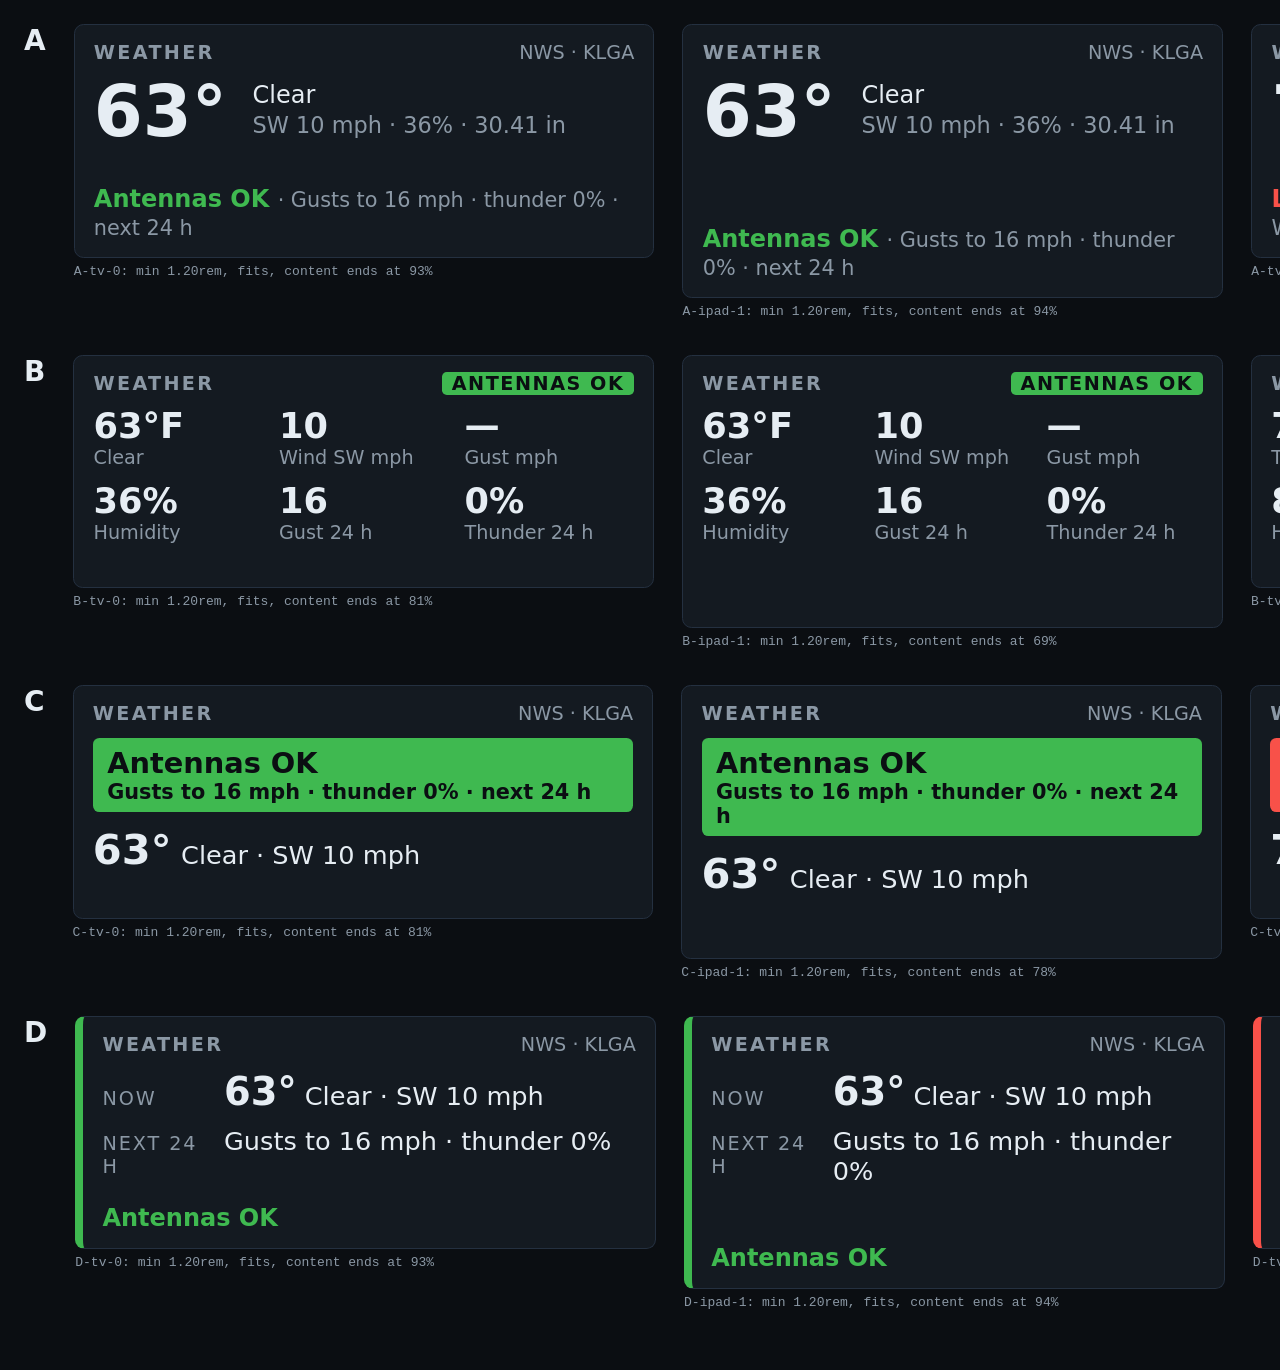
<file: design/weather.html>
<!doctype html>
<html lang="en">
<head>
<meta charset="utf-8">
<title>ShackWall weather panel samples</title>
<!-- Four ways to draw the weather panel at the size the real page gives it:
     36.3 x 14.6 rem on a 16:9 TV and 33.8 x 17.1 rem on an iPad. The third
     box in each row is the TV size during a severe thunderstorm warning. -->
<link rel="stylesheet" href="../frontend/app.css">
<style>
  html { font-size: 16px; }
  body { width: auto; height: auto; overflow: auto; padding: 24px; display: block; }
  .row { display: flex; gap: 28px; margin-bottom: 36px; align-items: flex-start; }
  .label { font-size: 28px; font-weight: 700; width: 36px; }
  .box .panel { width: 100%; height: 100%; }
  .measure { font: 13px Consolas, monospace; color: var(--dim); margin-top: 6px; }
  .tv { width: 36.3rem; height: 14.6rem; }
  .ipad { width: 33.8rem; height: 17.1rem; }
  .src { text-transform: none; letter-spacing: 0; font-weight: 400; }
  .dim { color: var(--dim); }
  .bg-ok { background: var(--good); } .bg-watch { background: var(--fair); } .bg-lower { background: var(--poor); }
  .fg-ok { color: var(--good); } .fg-watch { color: var(--fair); } .fg-lower { color: var(--poor); }

  /* A: big temperature, details beside it, antenna line at the bottom */
  .A .top { display: flex; gap: 1.6rem; align-items: center; }
  .A .temp { font-size: 4.4rem; font-weight: 700; line-height: 1; }
  .A .sky { font-size: 1.5rem; }
  .A .details { font-size: 1.4rem; line-height: 1.5; }
  .A .ant { margin-top: auto; font-size: 1.5rem; font-weight: 600; }

  /* B: a stats grid like the space weather panel, antenna state in the title */
  .B .stats .v { font-size: 2.2rem; }
  .B .chip { text-transform: uppercase; letter-spacing: 0.08em; font-weight: 700; color: var(--bg);
             padding: 0 0.6rem; border-radius: 0.3rem; }

  /* C: the antenna state as a full-width banner, the weather in one line */
  .C .banner { border-radius: 0.4rem; color: var(--bg); padding: 0.5rem 0.9rem; }
  .C .banner b { font-size: 1.8rem; display: block; }
  .C .banner span { font-size: 1.3rem; font-weight: 600; }
  .C .now { font-size: 1.6rem; }
  .C .now b { font-size: 2.6rem; margin-right: 0.6rem; }

  /* D: now and the next 24 hours as two rows, the state as the panel's edge */
  .panel.D { border-left-width: 0.5rem; }
  .D .line { display: grid; grid-template-columns: 7rem 1fr; align-items: baseline; gap: 0.6rem; }
  .D .when { font-size: 1.2rem; color: var(--dim); text-transform: uppercase; letter-spacing: 0.1em; }
  .D .what { font-size: 1.6rem; }
  .D .what b { font-size: 2.4rem; margin-right: 0.5rem; }
  .D .state { font-size: 1.5rem; font-weight: 700; margin-top: auto; white-space: nowrap; }
  .D .state .why { font-size: 1.3rem; font-weight: 400; color: var(--dim); }
</style>
</head>
<body>
<div id="out"></div>
<script>
// Live NWS data for FN30bv, 2026-11-02 16:00 UTC, and a made-up storm.
const calm = {
  now: { temp: 63, sky: 'Clear', wind: 'SW 10 mph', gust: null, humidity: 36, pressure: '30.41' },
  next: { gust: 16, gustAt: '1 PM', thunder: 0 },
  antenna: { level: 'ok', reasons: [] }, station: 'KLGA',
};
const storm = {
  now: { temp: 71, sky: 'Thunderstorm', wind: 'S 22 mph', gust: 41, humidity: 88, pressure: '29.62' },
  next: { gust: 48, gustAt: '6 PM', thunder: 70 },
  antenna: { level: 'lower', reasons: ['Severe Thunderstorm Warning', 'Gusts to 48 mph forecast'] }, station: 'KLGA',
};
const word = { ok: 'Antennas OK', watch: 'Watch antennas', lower: 'Lower antennas' };
const why = w => w.antenna.reasons.join(' · ') ||
  `Gusts to ${w.next.gust} mph · thunder ${w.next.thunder}% · next 24 h`;
// Gusts the way a METAR writes them: S 22 G41 mph.
const gustNow = w => w.now.gust ? ` G${w.now.gust}` : '';
const wind = w => w.now.wind.replace(' mph', '') + gustNow(w) + ' mph';

const variants = {
  A: w => `<h2>Weather <span class="src">NWS · ${w.station}</span></h2>
    <div class="top"><div class="temp">${w.now.temp}°</div>
      <div><div class="sky">${w.now.sky}</div>
      <div class="details dim">${wind(w)} · ${w.now.humidity}% · ${w.now.pressure} in</div></div></div>
    <div class="ant fg-${w.antenna.level}">${word[w.antenna.level]} <span class="dim" style="font-weight:400;font-size:1.3rem">· ${why(w)}</span></div>`,
  B: w => `<h2>Weather <span class="chip bg-${w.antenna.level}">${word[w.antenna.level]}</span></h2>
    <div class="stats">
      <div class="stat"><div class="v">${w.now.temp}°F</div><div class="k">${w.now.sky}</div></div>
      <div class="stat"><div class="v">${w.now.wind.split(' ')[1]}</div><div class="k">Wind ${w.now.wind.split(' ')[0]} mph</div></div>
      <div class="stat"><div class="v">${w.now.gust ?? '—'}</div><div class="k">Gust mph</div></div>
      <div class="stat"><div class="v">${w.now.humidity}%</div><div class="k">Humidity</div></div>
      <div class="stat"><div class="v ${w.next.gust >= 30 ? 'fair' : ''}">${w.next.gust}</div><div class="k">Gust 24 h</div></div>
      <div class="stat"><div class="v ${w.next.thunder >= 30 ? 'fair' : ''}">${w.next.thunder}%</div><div class="k">Thunder 24 h</div></div>
    </div>`,
  C: w => `<h2>Weather <span class="src">NWS · ${w.station}</span></h2>
    <div class="banner bg-${w.antenna.level}"><b>${word[w.antenna.level]}</b><span>${w.antenna.reasons[0] || why(w)}</span></div>
    <div class="now"><b>${w.now.temp}°</b>${w.now.sky} · ${wind(w)}</div>`,
  D: w => `<h2>Weather <span class="src">NWS · ${w.station}</span></h2>
    <div class="line"><div class="when">Now</div><div class="what"><b>${w.now.temp}°</b>${w.now.sky} · ${wind(w)}</div></div>
    <div class="line"><div class="when">Next 24 h</div><div class="what">Gusts to ${w.next.gust} mph · thunder ${w.next.thunder}%</div></div>
    <div class="state fg-${w.antenna.level}">${word[w.antenna.level]}${w.antenna.reasons.length ? ' <span class="why">' + w.antenna.reasons[0] + '</span>' : ''}</div>`,
};

const out = document.getElementById('out');
for (const [k, body] of Object.entries(variants)) {
  const row = document.createElement('div');
  row.className = 'row';
  row.innerHTML = `<div class="label">${k}</div>` + [['tv', calm], ['ipad', calm], ['tv', storm]].map(([size, w], i) =>
    `<div><div class="box ${size}" id="${k}-${size}-${i}"><section class="panel ${k}"
       style="${k === 'D' ? 'border-left-color:var(--' + { ok: 'good', watch: 'fair', lower: 'poor' }[w.antenna.level] + ')' : ''}">${body(w)}</section></div>
     <div class="measure" id="m-${k}-${size}-${i}"></div></div>`).join('');
  out.appendChild(row);
}

// Measured: smallest text, anything cut off, and where the content ends.
for (const box of document.querySelectorAll('.box')) {
  const panel = box.querySelector('.panel');
  const pr = panel.getBoundingClientRect();
  let min = Infinity, overflow = false;
  for (const el of panel.querySelectorAll('*')) {
    if ([...el.childNodes].some(n => n.nodeType === 3 && n.textContent.trim()))
      min = Math.min(min, parseFloat(getComputedStyle(el).fontSize));
    const r = el.getBoundingClientRect();
    if (r.bottom > pr.bottom - 1 || r.right > pr.right - 1) overflow = true;
  }
  if (panel.scrollHeight > panel.clientHeight + 1 || panel.scrollWidth > panel.clientWidth + 1) overflow = true;
  let bottom = 0;
  for (const el of panel.children) bottom = Math.max(bottom, el.getBoundingClientRect().bottom);
  document.getElementById('m-' + box.id).textContent =
    `${box.id}: min ${(min / 16).toFixed(2)}rem, ${overflow ? 'CLIPPED' : 'fits'}, content ends at ${(100 * (bottom - pr.top) / pr.height).toFixed(0)}%`;
}
</script>
</body>
</html>
</file>
<file: frontend/app.css>
:root {
  --bg: #0b0e12; --panel: #141a21; --line: #243040;
  --text: #e6edf3; --dim: #8b98a5;
  --good: #3fb950; --fair: #d29922; --poor: #f85149; --accent: #58a6ff;
}

/* The whole page is sized in rem, and 1rem is 16px on a 1920x1080 screen. It
   scales with whichever side of the screen runs out first, so a 720p TV, a 4K
   TV and an iPad all show the same layout at their own resolution. */
html { font-size: min(calc(100vw / 120), calc(100vh / 67.5)); }
* { box-sizing: border-box; margin: 0; padding: 0; }
body {
  background: var(--bg); color: var(--text);
  font-family: "Segoe UI", system-ui, -apple-system, Roboto, sans-serif;
  width: 100vw; height: 100vh; overflow: hidden;
  display: flex; flex-direction: column;
  -webkit-user-select: none; user-select: none;
}
.mono { font-family: Consolas, "SF Mono", Menlo, monospace; }

/* Nothing on the page is smaller than 1.2rem: about 12 mm tall on a 55" TV
   at any resolution, which is the smallest that reads from across a room. */

header {
  display: flex; align-items: center; gap: 2rem;
  padding: 0.8rem 1.5rem; border-bottom: 1px solid var(--line);
}
.call { font-size: 2.4rem; font-weight: 700; letter-spacing: 0.05em; }
.meta { color: var(--dim); font-size: 1.3rem; }
.clocks { margin-left: auto; display: flex; gap: 2.5rem; }
.clock { text-align: right; }
.clock .t { font-size: 2.4rem; font-weight: 600; }
.clock .l { font-size: 1.2rem; color: var(--dim); text-transform: uppercase; letter-spacing: 0.1em; }

main {
  flex: 1; min-height: 0; padding: 1rem 1.5rem 0.5rem;
  display: grid; gap: 1rem; grid-template-columns: 1fr 2.2fr;
}
aside { display: grid; gap: 1rem; grid-template-rows: 1.3fr 1fr 0.8fr; min-height: 0; }

/* A squarer screen (an iPad, 4:3) has height to spare and too little width:
   the essentials go across the top and the feature panel gets the rest. */
@media (max-aspect-ratio: 3/2) {
  main { grid-template-columns: 1fr; grid-template-rows: auto 1fr; }
  aside { grid-template-columns: 1.4fr 1fr 1fr; grid-template-rows: auto; }
}

.panel {
  background: var(--panel); border: 1px solid var(--line); border-radius: 0.6rem;
  padding: 1rem 1.2rem; min-height: 0; overflow: hidden;
  display: flex; flex-direction: column; gap: 0.8rem;
}
.panel h2 {
  font-size: 1.2rem; font-weight: 600; color: var(--dim);
  text-transform: uppercase; letter-spacing: 0.12em;
  display: flex; justify-content: space-between;
}
.age { text-transform: none; letter-spacing: 0; font-weight: 400; }
.age.stale { color: var(--fair); }
.pending { color: var(--dim); font-size: 1.3rem; }

.stats { display: grid; grid-template-columns: repeat(3, 1fr); gap: 0.8rem 1rem; }
.stat .v { font-size: 2.6rem; font-weight: 700; line-height: 1.1; }
.stat .k { font-size: 1.2rem; color: var(--dim); }
.good { color: var(--good); } .fair { color: var(--fair); } .poor { color: var(--poor); }

.scales { display: flex; gap: 0.6rem; margin-top: auto; }
.scales span {
  font-size: 1.2rem; padding: 0.2rem 0.7rem; border-radius: 0.3rem;
  border: 1px solid var(--line); color: var(--dim);
}
.scales span.active { color: var(--bg); border-color: transparent; }

/* HF bands: a block per band pair and half of the day, coloured by HAMQSL's
   call. The half of the day it isn't at the station is dimmed. */
.bands { display: grid; grid-template-columns: 1.1fr 1fr 1fr; gap: 0.4rem; font-size: 1.5rem; }
.bands .h { font-size: 1.2rem; color: var(--dim); text-transform: uppercase; letter-spacing: 0.1em; }
.bands .h.now { color: var(--accent); }
.bands .c { border-radius: 0.3rem; text-align: center; font-weight: 700; color: var(--bg); padding: 0.1rem 0; }
.bands .c.later { opacity: 0.4; }
.bands .c.good { background: var(--good); }
.bands .c.fair { background: var(--fair); }
.bands .c.poor { background: var(--poor); }
.bands .pending { grid-column: 1 / -1; }

/* Weather: now and the next 24 hours, with the antenna state as a word at the
   bottom and as the colour of the panel's left edge. */
.wx { border-left-width: 0.5rem; }
.wx.ok { border-left-color: var(--good); }
.wx.watch { border-left-color: var(--fair); }
.wx.lower { border-left-color: var(--poor); }
.wx .line { display: grid; grid-template-columns: 7rem 1fr; align-items: baseline; gap: 0.6rem; }
.wx .when { font-size: 1.2rem; color: var(--dim); text-transform: uppercase; letter-spacing: 0.1em; }
.wx .what { font-size: 1.6rem; white-space: nowrap; overflow: hidden; text-overflow: ellipsis; }
.wx .what b { font-size: 2.4rem; margin-right: 0.5rem; }
#wx-now { display: flex; align-items: baseline; }
#wx-now > * { flex: none; }
#wx-now .sky { flex: 0 1 auto; min-width: 0; overflow: hidden; text-overflow: ellipsis; }
#wx-now .sep { margin: 0 0.4rem; }
.wx .state { font-size: 1.5rem; font-weight: 700; margin-top: auto; white-space: nowrap; overflow: hidden; text-overflow: ellipsis; }
.wx .state .why { font-size: 1.3rem; font-weight: 400; color: var(--dim); }
.wx.ok .state { color: var(--good); }
.wx.watch .state { color: var(--fair); }
.wx.lower .state { color: var(--poor); }

.feature-body { flex: 1; min-height: 0; overflow: hidden; }
/* The panel takes swipes itself; the browser mustn't scroll or zoom with them. */
#feature { touch-action: none; position: relative; }
#feature.pointing { cursor: pointer; }

/* The edges that turn the page: arrows while a finger or the mouse is on the
   panel, nothing on a screen nobody touches. */
.edge { position: absolute; top: 0; bottom: 0; width: 10%; z-index: 5; pointer-events: none;
        display: flex; align-items: center; justify-content: center;
        font-size: 4rem; color: var(--text); opacity: 0; transition: opacity 0.3s; }
#feature.touched .edge { opacity: 0.55; }
.edge.l { left: 0; background: linear-gradient(90deg, rgba(11, 14, 18, 0.55), transparent); }
.edge.r { right: 0; background: linear-gradient(270deg, rgba(11, 14, 18, 0.55), transparent); }

/* A card beside whatever was tapped on a map, pointing at it. */
.card { position: absolute; z-index: 6; width: 28rem; padding: 1rem 1.2rem; border-radius: 0.6rem;
        background: var(--panel); border: 1px solid var(--line); box-shadow: 0 0.6rem 2rem rgba(0, 0, 0, 0.55);
        display: flex; flex-direction: column; gap: 0.7rem; cursor: default; }
.card .tip { position: absolute; top: var(--tip); width: 1.2rem; height: 1.2rem; background: var(--panel);
             border: 1px solid var(--line); transform: translateY(-50%) rotate(45deg); }
.card.right .tip { left: -0.65rem; border-right: 0; border-top: 0; }
.card.left .tip { right: -0.65rem; border-left: 0; border-bottom: 0; }
.card.below .tip, .card.above .tip { left: var(--tip); transform: translateX(-50%) rotate(45deg); }
.card.below .tip { top: -0.65rem; border-right: 0; border-bottom: 0; }
.card.above .tip { top: auto; bottom: -0.65rem; border-left: 0; border-top: 0; }
.card .x { position: absolute; top: 0.2rem; right: 0.2rem; padding: 0.3rem 0.6rem; font-size: 2rem; line-height: 1;
           color: var(--dim); }
/* A long name takes a second line rather than losing its end. */
.card .nm { font-size: 2rem; font-weight: 700; line-height: 1.15; padding-right: 2rem; overflow-wrap: anywhere; }
.card .kd { font-size: 1.3rem; color: var(--dim); overflow-wrap: anywhere; }
.card .big { font-size: 2rem; font-weight: 600; }
.card .big span { font-size: 1.4rem; color: var(--dim); font-weight: 400; }
.card dl { display: grid; grid-template-columns: auto 1fr; gap: 0.35rem 1.2rem; align-items: baseline; }
.card dt { font-size: 1.2rem; color: var(--dim); text-transform: uppercase; letter-spacing: 0.08em; white-space: nowrap; }
.card dd { font-size: 1.5rem; overflow-wrap: anywhere; }
.card .wide { grid-column: 1 / -1; white-space: normal; }          /* a long value under its label, not beside it */
.card dd.wide { margin-bottom: 0.3rem; }
.card.narrow dl { grid-template-columns: 1fr; row-gap: 0; }
.card.narrow dd { margin-bottom: 0.45rem; }
.card .pick { border-top: 1px solid var(--line); padding-top: 0.5rem; }
.card .pick .nm { font-size: 1.7rem; }
.card.tight { gap: 0.4rem; padding: 0.7rem 1rem; }
.card.tight .nm { font-size: 1.6rem; }
.card.tight .big { font-size: 1.6rem; }
.card.tight dl { gap: 0.15rem 1rem; }
.card.tight dd { font-size: 1.3rem; }
.alerts { list-style: none; display: flex; flex-direction: column; gap: 1rem; }
.alerts li { display: grid; grid-template-columns: 7rem 1fr; gap: 1rem; align-items: baseline; }
.alerts .when { font-size: 1.3rem; color: var(--dim); }
.alerts .kind { font-size: 1.2rem; color: var(--dim); text-transform: uppercase; letter-spacing: 0.08em; }
.alerts .text { font-size: 1.8rem; }
.empty { color: var(--dim); font-size: 1.6rem; }

/* Forecast page: any NWS alerts, three 48-hour charts, the next four periods. */
.fc { height: 100%; display: flex; flex-direction: column; gap: 1.2rem; }
.nws-alert { border-left: 0.5rem solid var(--fair); background: #2a2210; padding: 0.6rem 1rem; border-radius: 0.3rem; }
.nws-alert b { font-size: 1.8rem; color: var(--fair); margin-right: 0.8rem; }
.nws-alert span { font-size: 1.5rem; }
.hi { color: #f0883e; } .lo { color: #79c0ff; }
.charts { flex: 1; display: grid; grid-template-rows: 1fr 1fr 1fr; gap: 0.6rem; min-height: 0; }
.chart { display: flex; flex-direction: column; min-height: 0; }
.chart .head { display: flex; gap: 1.4rem; align-items: baseline; font-size: 1.3rem; color: var(--dim); }
.chart .head b { color: var(--text); font-size: 1.4rem; font-weight: 600; }
.chart .head i { display: inline-block; width: 1.4rem; height: 0.25rem; vertical-align: middle; margin-right: 0.4rem; border-radius: 0.2rem; }
.chart svg { flex: 1; min-height: 0; width: 100%; display: block; }
.strip { display: grid; grid-template-columns: repeat(4, 1fr); gap: 1rem; }
.strip > div { display: flex; flex-direction: column; min-width: 0; }
.strip .name { font-size: 1.4rem; font-weight: 600; }
.strip .t { font-size: 2.4rem; font-weight: 700; }
.strip .short { font-size: 1.3rem; color: var(--dim); white-space: nowrap; overflow: hidden; text-overflow: ellipsis; }

/* Satellite page: a sky plot of the next three passes beside the next seven. */
.sats { height: 100%; display: grid; grid-template-columns: minmax(0, 0.9fr) 1fr; gap: 2rem; }
.sats .skybox { position: relative; min-height: 0; }
.sats .sky { width: 100%; height: 100%; display: block; }
.passes { display: flex; flex-direction: column; gap: 0.2rem; min-width: 0; }
.pass { display: grid; grid-template-columns: 1.2rem 8rem 1fr auto; gap: 0.8rem; align-items: baseline;
        font-size: 1.7rem; padding: 0.45rem 0; border-top: 1px solid var(--line); }
.pass .sat { font-weight: 700; }
.pass i { width: 1rem; height: 1rem; border-radius: 50%; display: inline-block; }
.pass .up { color: var(--accent); }
.pass .sub { grid-column: 3 / -1; font-size: 1.3rem; color: var(--dim); white-space: nowrap; overflow: hidden; text-overflow: ellipsis; }

/* POTA page: a map round the station beside the newest spots. */
.pota { height: 100%; display: grid; grid-template-columns: minmax(0, 1fr) minmax(0, 1fr); gap: 2rem; }
.pota .spotbox { position: relative; min-height: 0; }
.pota .spotmap { width: 100%; height: 100%; display: block; }
.spots { display: flex; flex-direction: column; min-width: 0; min-height: 0; overflow: hidden; }
.spot { display: grid; grid-template-columns: 1fr auto; gap: 0 1rem; padding: 0.45rem 0; border-top: 1px solid var(--line); }
.spot .call { font-size: 1.7rem; font-weight: 700; }
.spot .f { font-size: 1.7rem; text-align: right; }
.spot .sub { font-size: 1.3rem; color: var(--dim); white-space: nowrap; overflow: hidden; text-overflow: ellipsis; }
.spot .d { font-size: 1.3rem; color: var(--dim); text-align: right; white-space: nowrap; }
.more { font-size: 1.3rem; color: var(--dim); padding-top: 0.3rem; }

/* PSKReporter page: a world map with night shaded, then a row per band. */
.psk { height: 100%; display: flex; flex-direction: column; gap: 1rem; }
.mapbox { position: relative; flex: 1; min-height: 0; }
.mapbox canvas, .mapbox svg { position: absolute; inset: 0; width: 100%; height: 100%; }
.legend { display: flex; gap: 2rem; font-size: 1.4rem; color: var(--dim); }
.legend i { display: inline-block; width: 1rem; height: 1rem; border-radius: 50%; margin-right: 0.5rem; vertical-align: -0.1rem; }
.bandrow { display: grid; gap: 0.8rem; }
.bandrow > div { border-top: 2px solid var(--line); padding-top: 0.4rem; min-width: 0; }
.bandrow b { font-size: 1.8rem; }
.bandrow .n { font-size: 1.4rem; white-space: nowrap; overflow: hidden; text-overflow: ellipsis; }
.bandrow .far { font-size: 1.3rem; color: var(--dim); white-space: nowrap; overflow: hidden; text-overflow: ellipsis; }

/* APRS and aircraft pages: the street map beside a list. */
.aprs { height: 100%; display: flex; flex-direction: column; gap: 1rem; }
.mapgrid { flex: 1; min-height: 0; display: grid; grid-template-columns: minmax(0, 1.15fr) minmax(0, 1fr); grid-template-rows: minmax(0, 1fr); gap: 1.6rem; }
.streetmap { background: #111b21; border-radius: 0.4rem; overflow: hidden; }
.streetmap .gl { position: absolute; inset: 0; }
.mapcredit { position: absolute; right: 0.4rem; bottom: 0.3rem; font-size: 1.2rem; color: var(--dim); }
.station { display: grid; grid-template-columns: 2rem 1fr auto; gap: 0 0.8rem; padding: 0.4rem 0; border-top: 1px solid var(--line); align-items: baseline; }
.station .call { font-size: 1.6rem; font-weight: 700; }
.station .d { font-size: 1.4rem; text-align: right; white-space: nowrap; }
.station .sub { grid-column: 2 / -1; font-size: 1.3rem; color: var(--dim); white-space: nowrap; overflow: hidden; text-overflow: ellipsis; }
.plane { display: grid; grid-template-columns: 1fr auto; gap: 0 1rem; padding: 0.4rem 0; border-top: 1px solid var(--line); }
.plane .call { font-size: 1.6rem; font-weight: 700; }
.plane .alt { font-size: 1.6rem; text-align: right; white-space: nowrap; }
.plane .sub { font-size: 1.3rem; color: var(--dim); white-space: nowrap; overflow: hidden; text-overflow: ellipsis; }
.plane .d { font-size: 1.3rem; color: var(--dim); text-align: right; white-space: nowrap; }
:is(.spots, .passes) .chosen { box-shadow: inset 0.3rem 0 0 var(--accent); padding-left: 0.8rem; }
.legend { flex-wrap: wrap; }
.streetmap.ships { flex: 1; min-height: 0; }
.legend svg { width: 1.4rem; height: 1.4rem; vertical-align: -0.25rem; }
.station > svg { width: 1.6rem; height: 1.6rem; align-self: center; }

.dots { display: flex; gap: 0.6rem; justify-content: center; padding: 0.3rem 0 0.8rem; min-height: 1.6rem; }
.dots i { width: 0.7rem; height: 0.7rem; border-radius: 50%; background: var(--line); cursor: pointer;
          /* a bigger target than the dot itself, for fingers */
          box-sizing: content-box; padding: 0.5rem; margin: -0.5rem; background-clip: content-box; }
.dots i.on { background: var(--accent); }
.credit {
  position: fixed; right: 1.5rem; bottom: 0.5rem;
  font-size: 1.2rem; color: var(--dim); opacity: 0.7;
}
</file>
